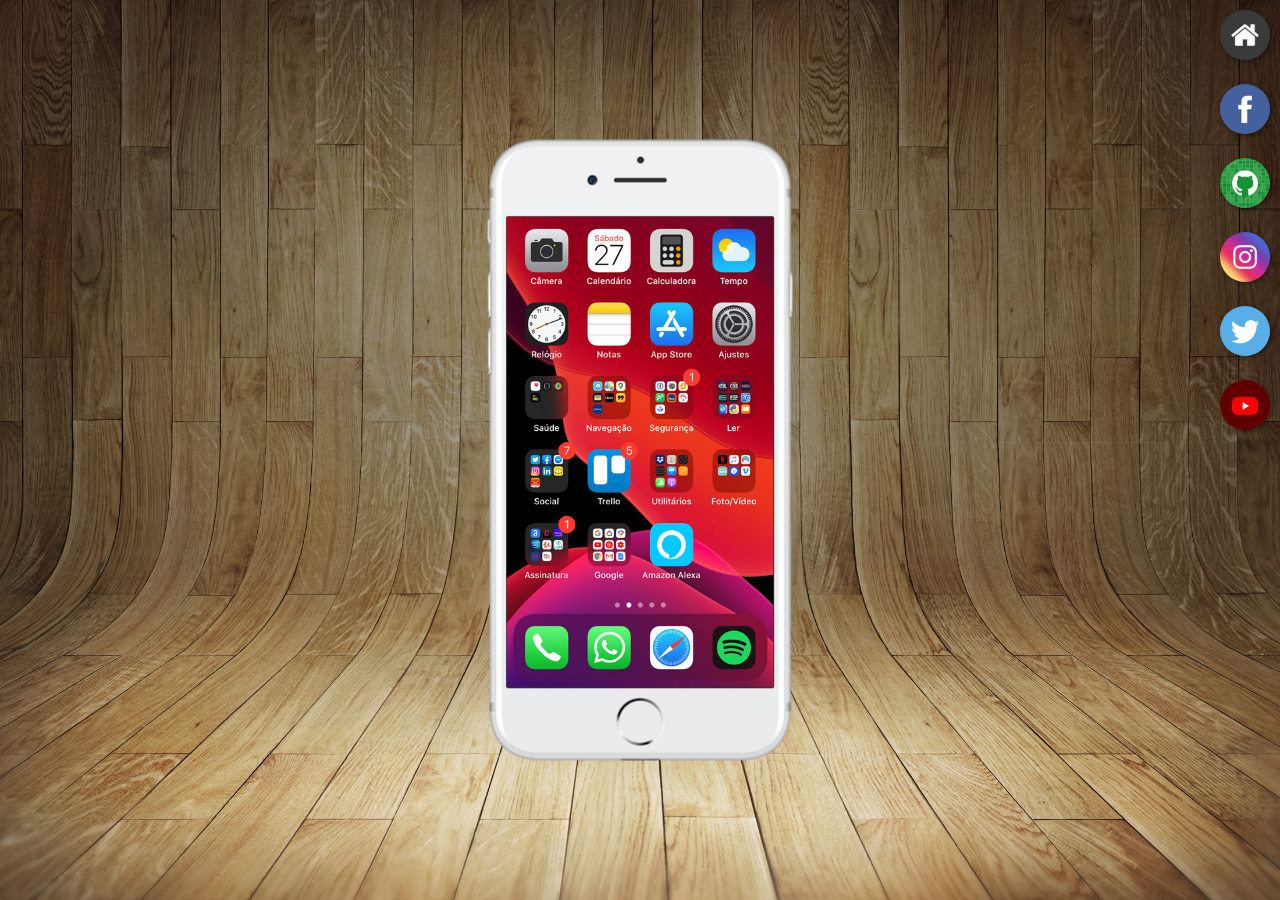
<file: index.html>
<!DOCTYPE html>
<html lang="pt-br">

<head>
    <meta charset="UTF-8">
    <meta name="viewport" content="width=device-width, initial-scale=1.0">
    <title>Projeto Social</title>
    <link rel="stylesheet" href="style.css">
</head>

<body>
    <main>
        <section id="telefone">
            <iframe src="home.html" frameborder="0" name="tela" id="tela">
                Seu navegador não é compativel com esse iframe.
            </iframe>
        </section>

        <section id="redes-socias">
            <a href="home.html" target="tela"><img src="imagens/logo-home.jpg" alt=""></a> <br>
            <a href="facebook.html" target="tela"><img src="imagens/logo-facebook.jpg" alt=""></a> <br>
            <a href="github.html" target="tela"><img src="imagens/logo-github.jpg" alt=""></a> <br>
            <a href="intagram.html" target="tela"><img src="imagens/logo-instagram.jpg" alt=""></a> <br>
            <a href="twitter.html" target="tela"><img src="imagens/logo-twitter.jpg" alt=""></a> <br>
            <a href="youtube.html" target="tela"><img src="imagens/logo-youtube.jpg" alt=""></a> <br>
        </section>
    </main>
</body>

</html>
</file>
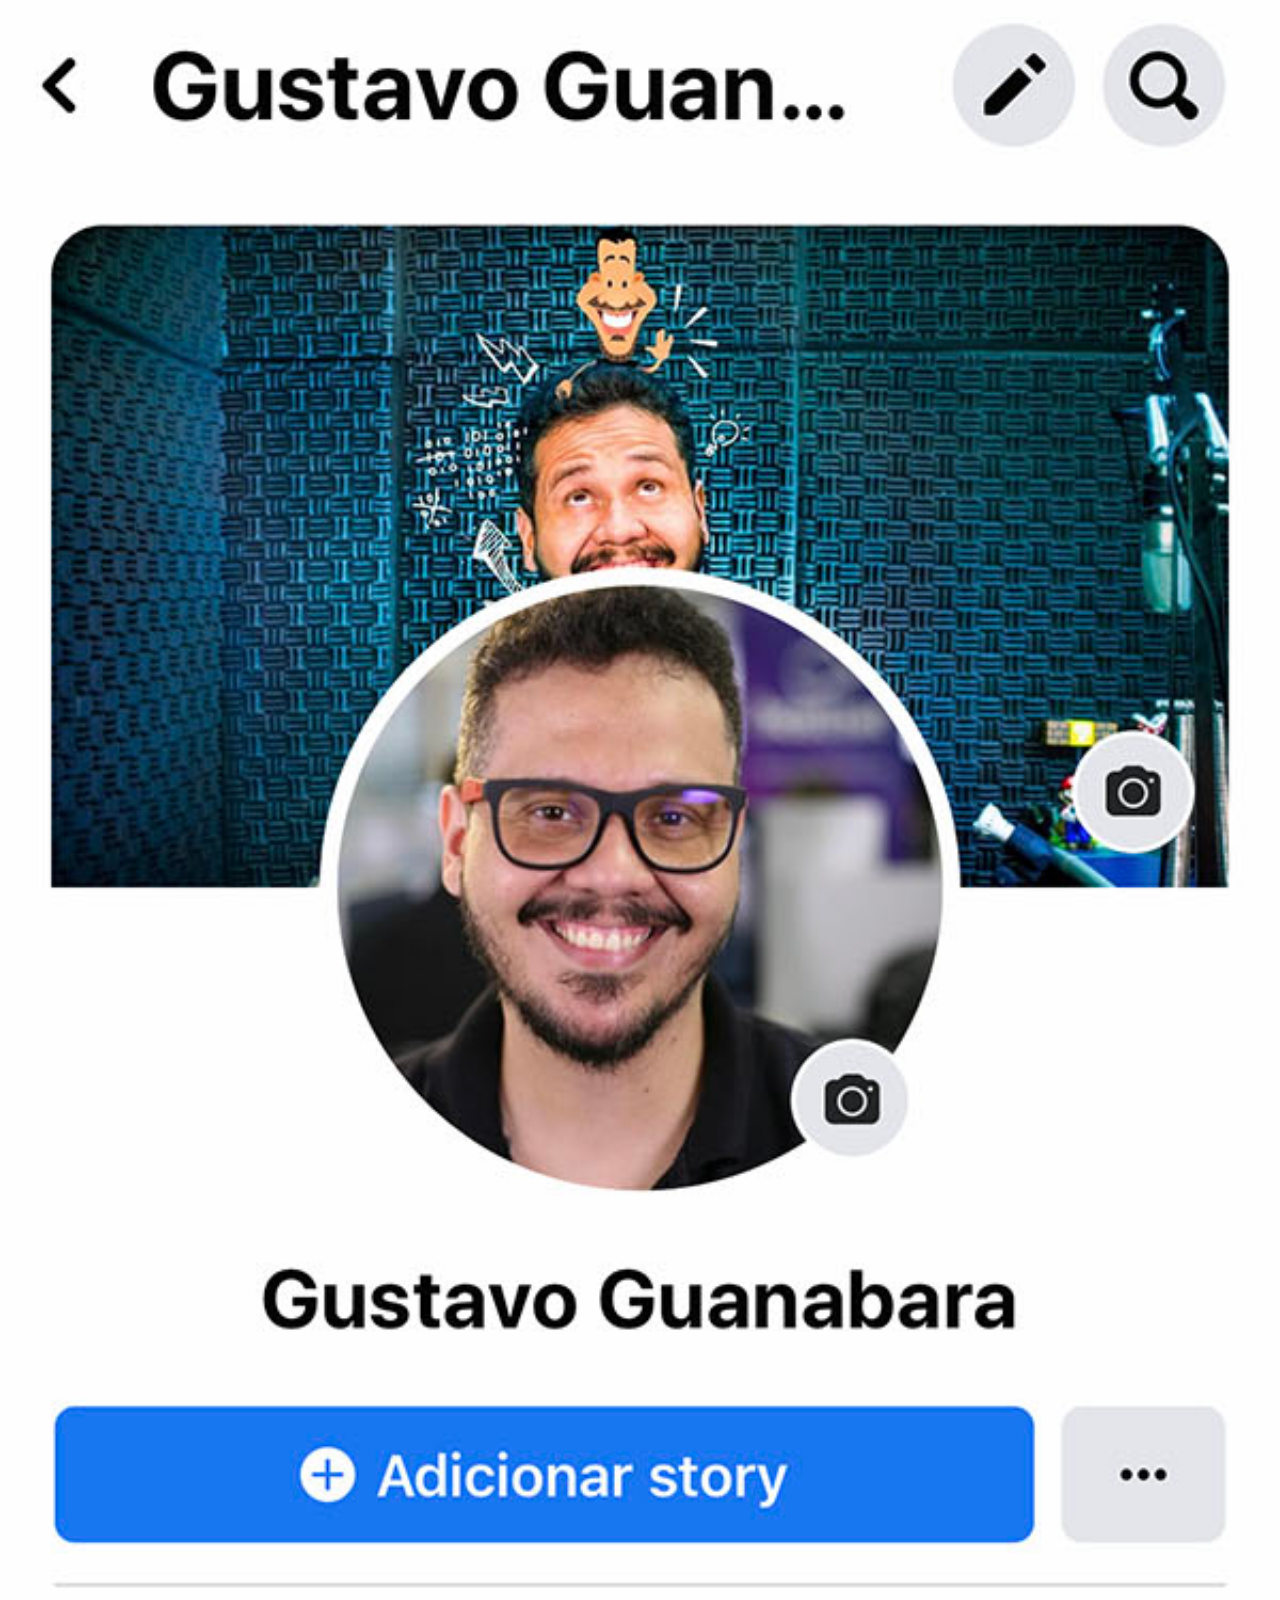
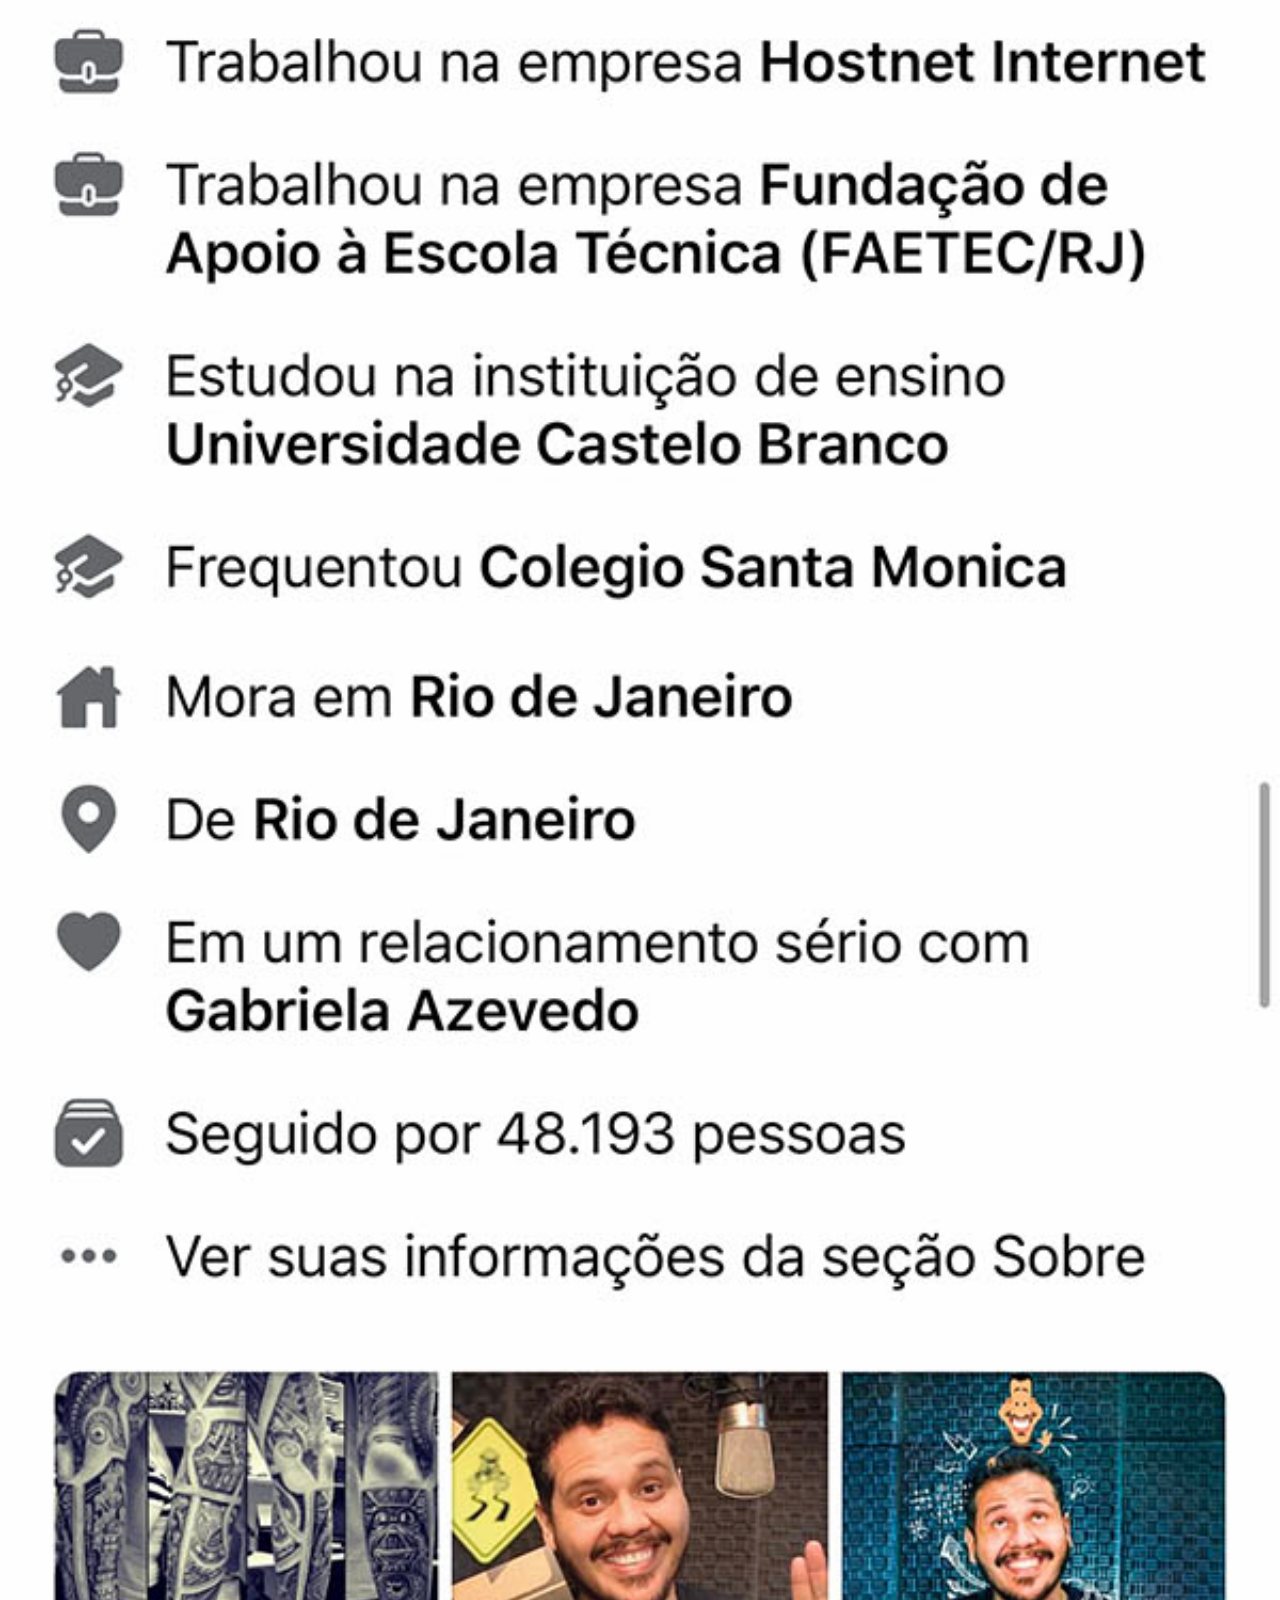
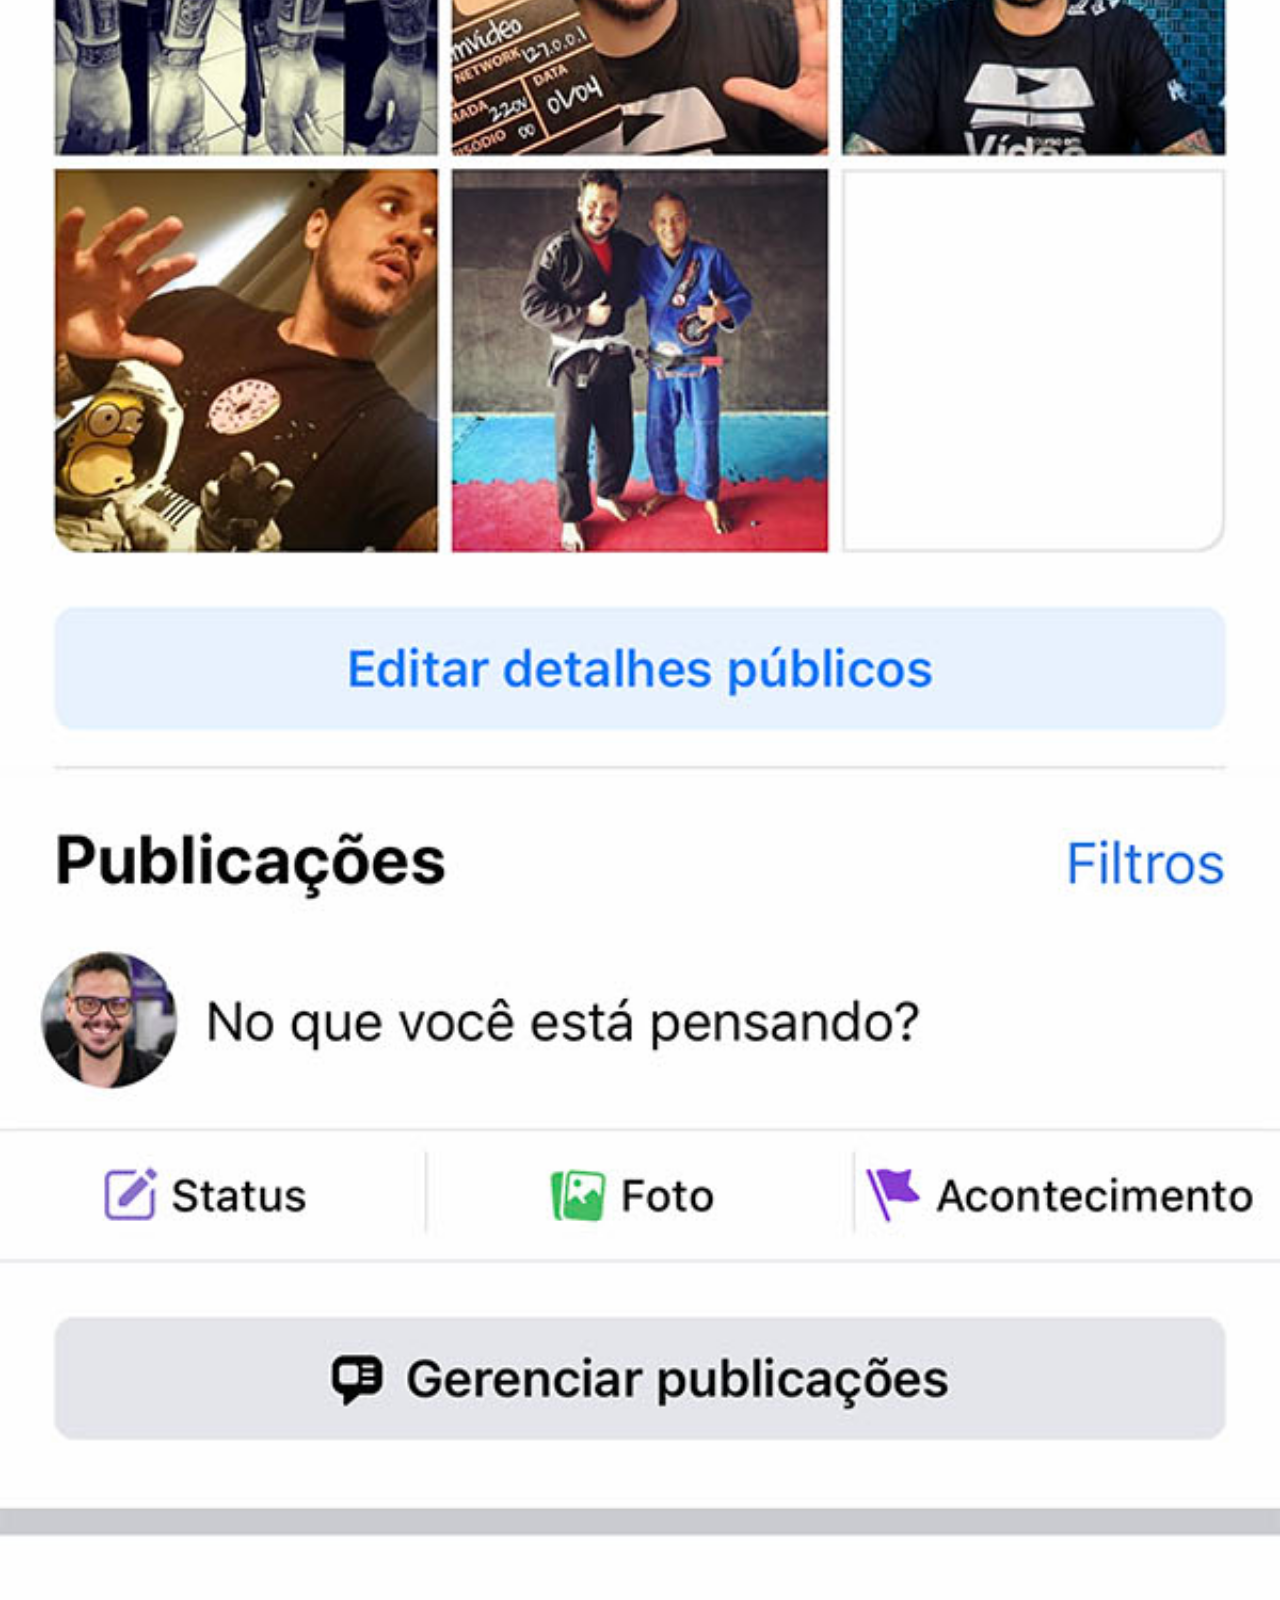
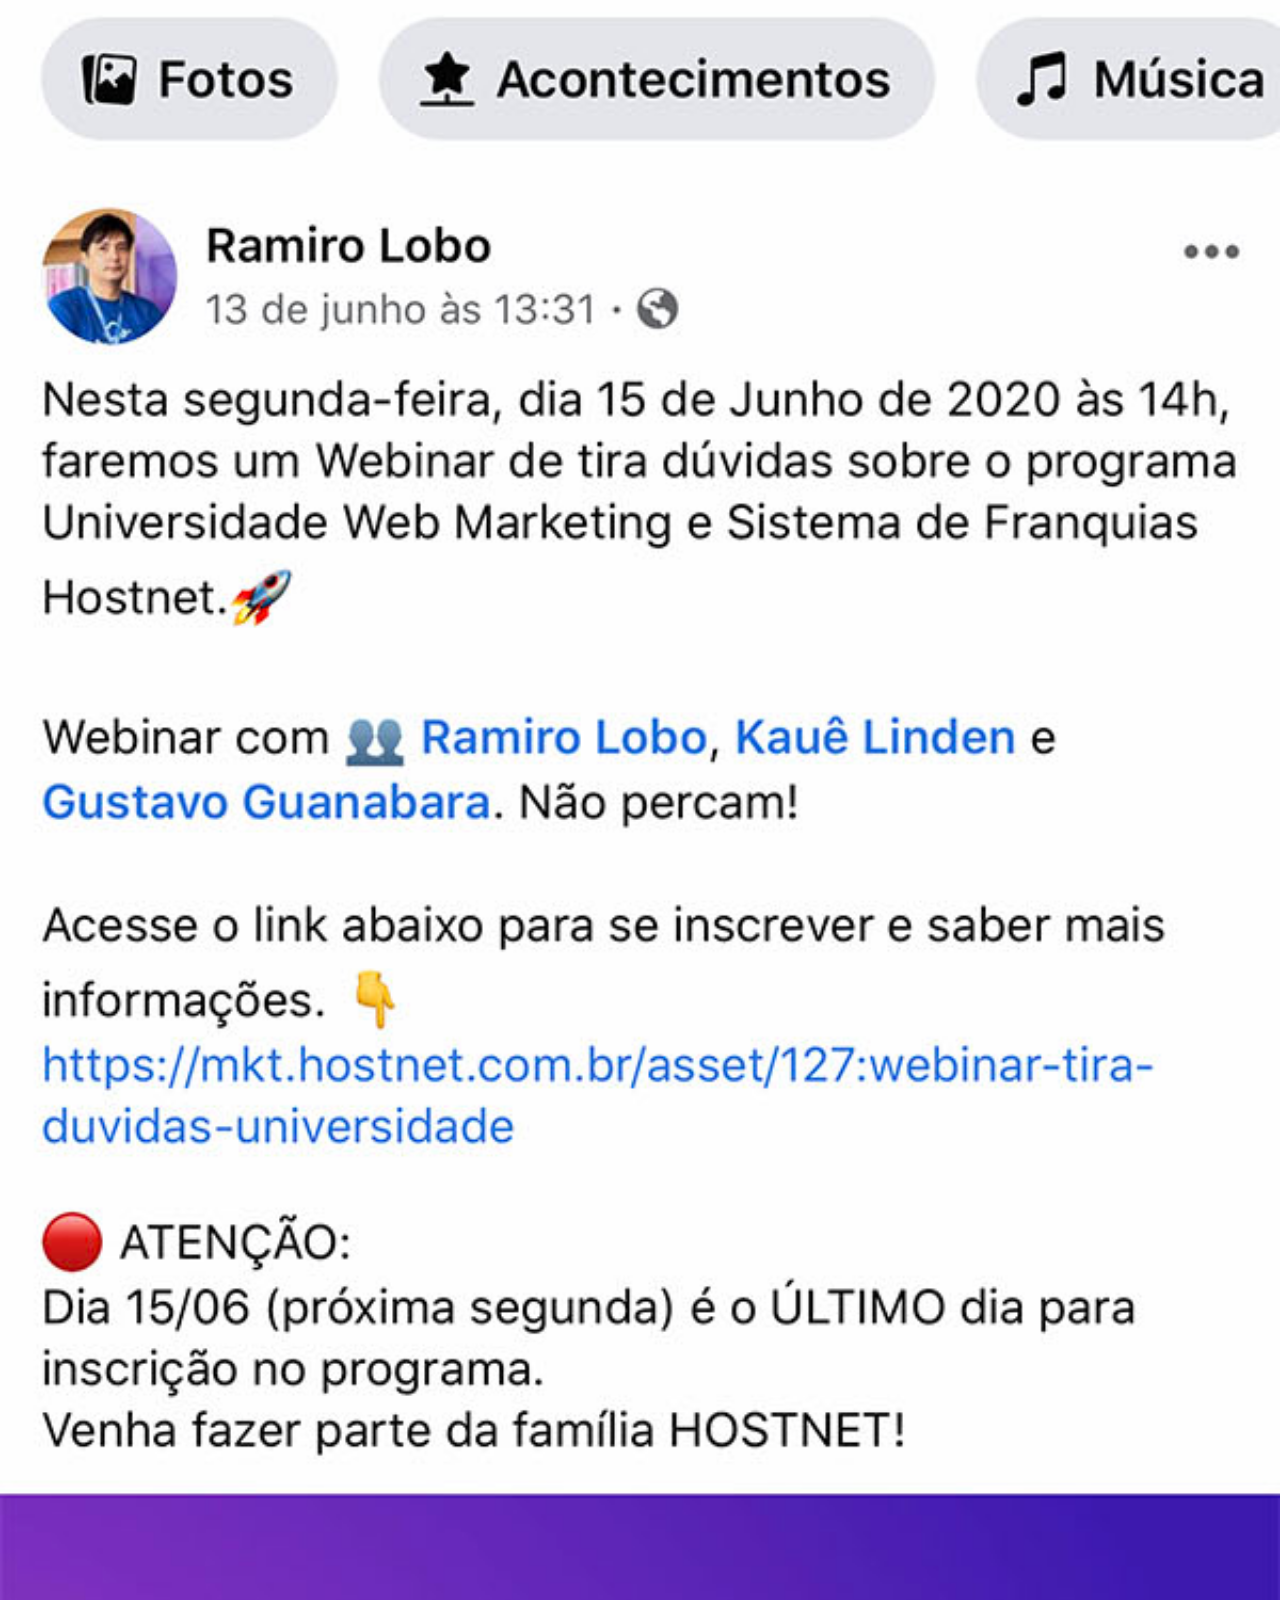
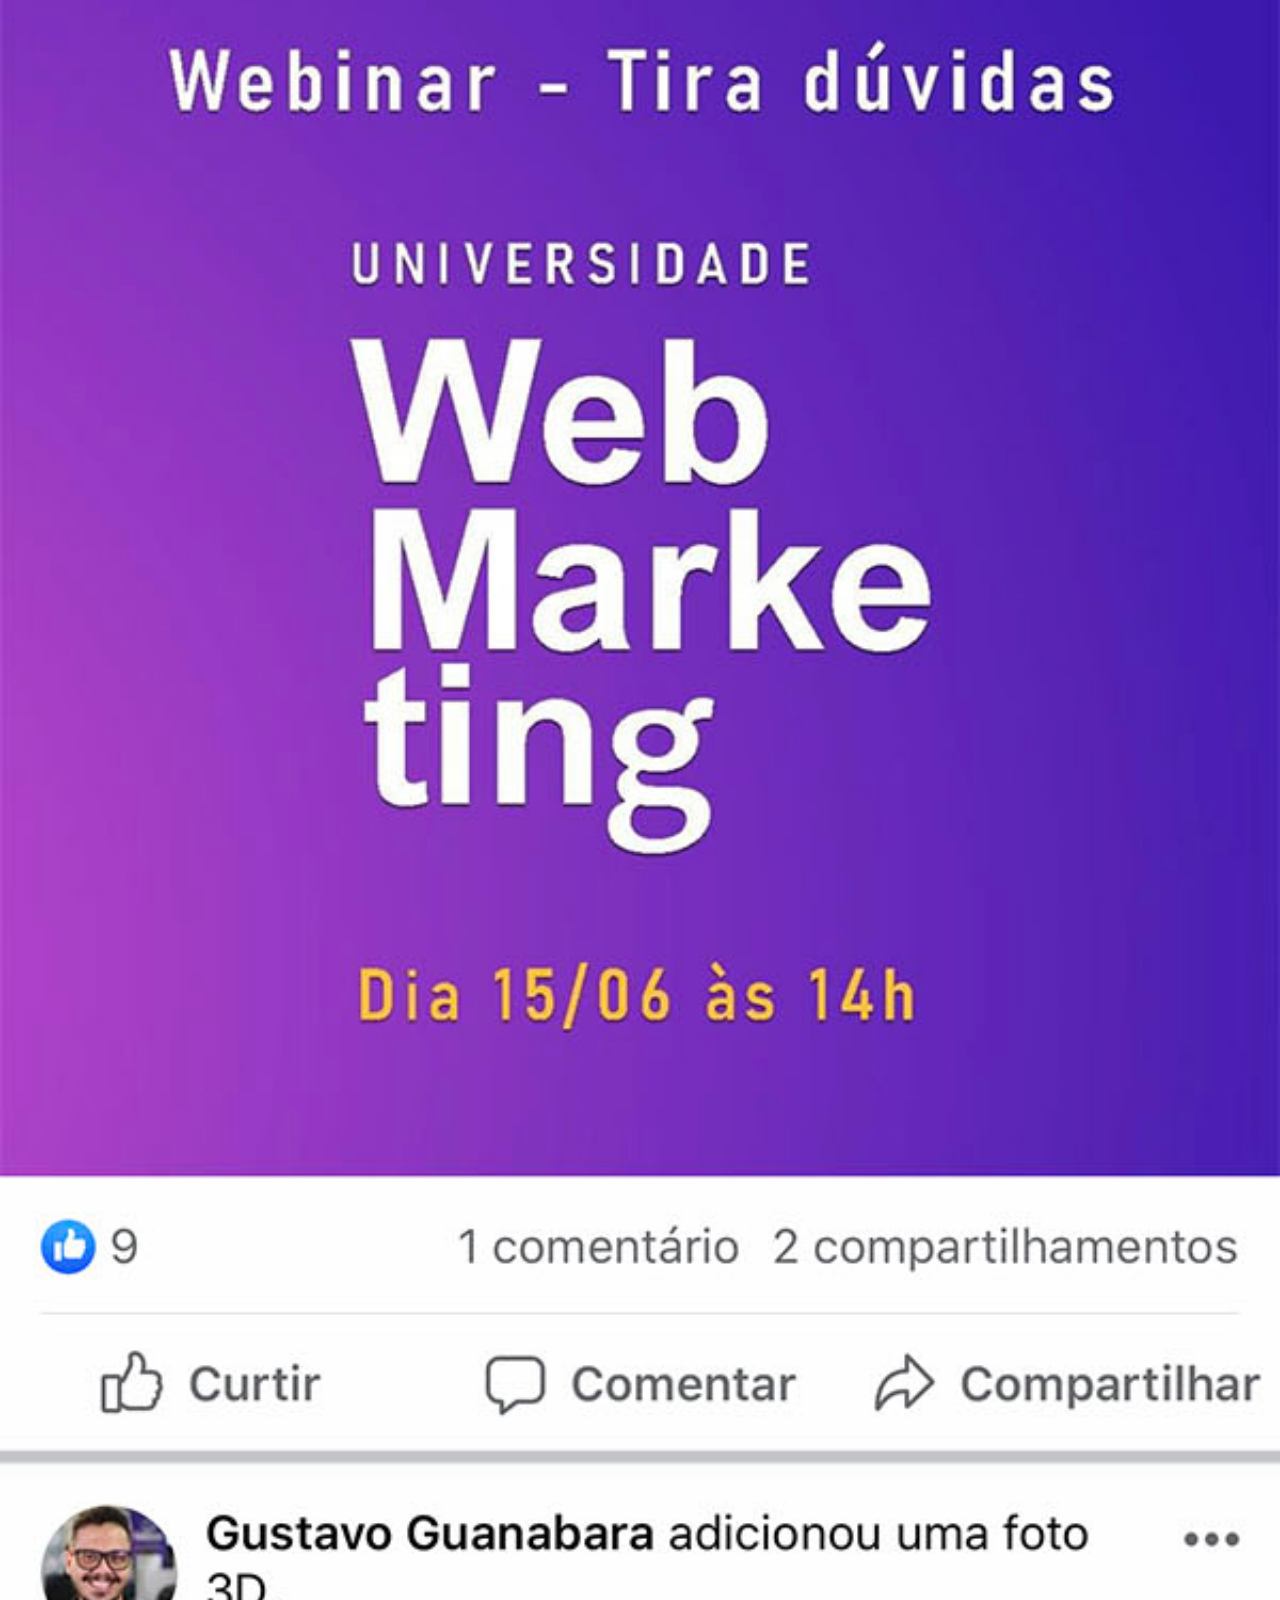
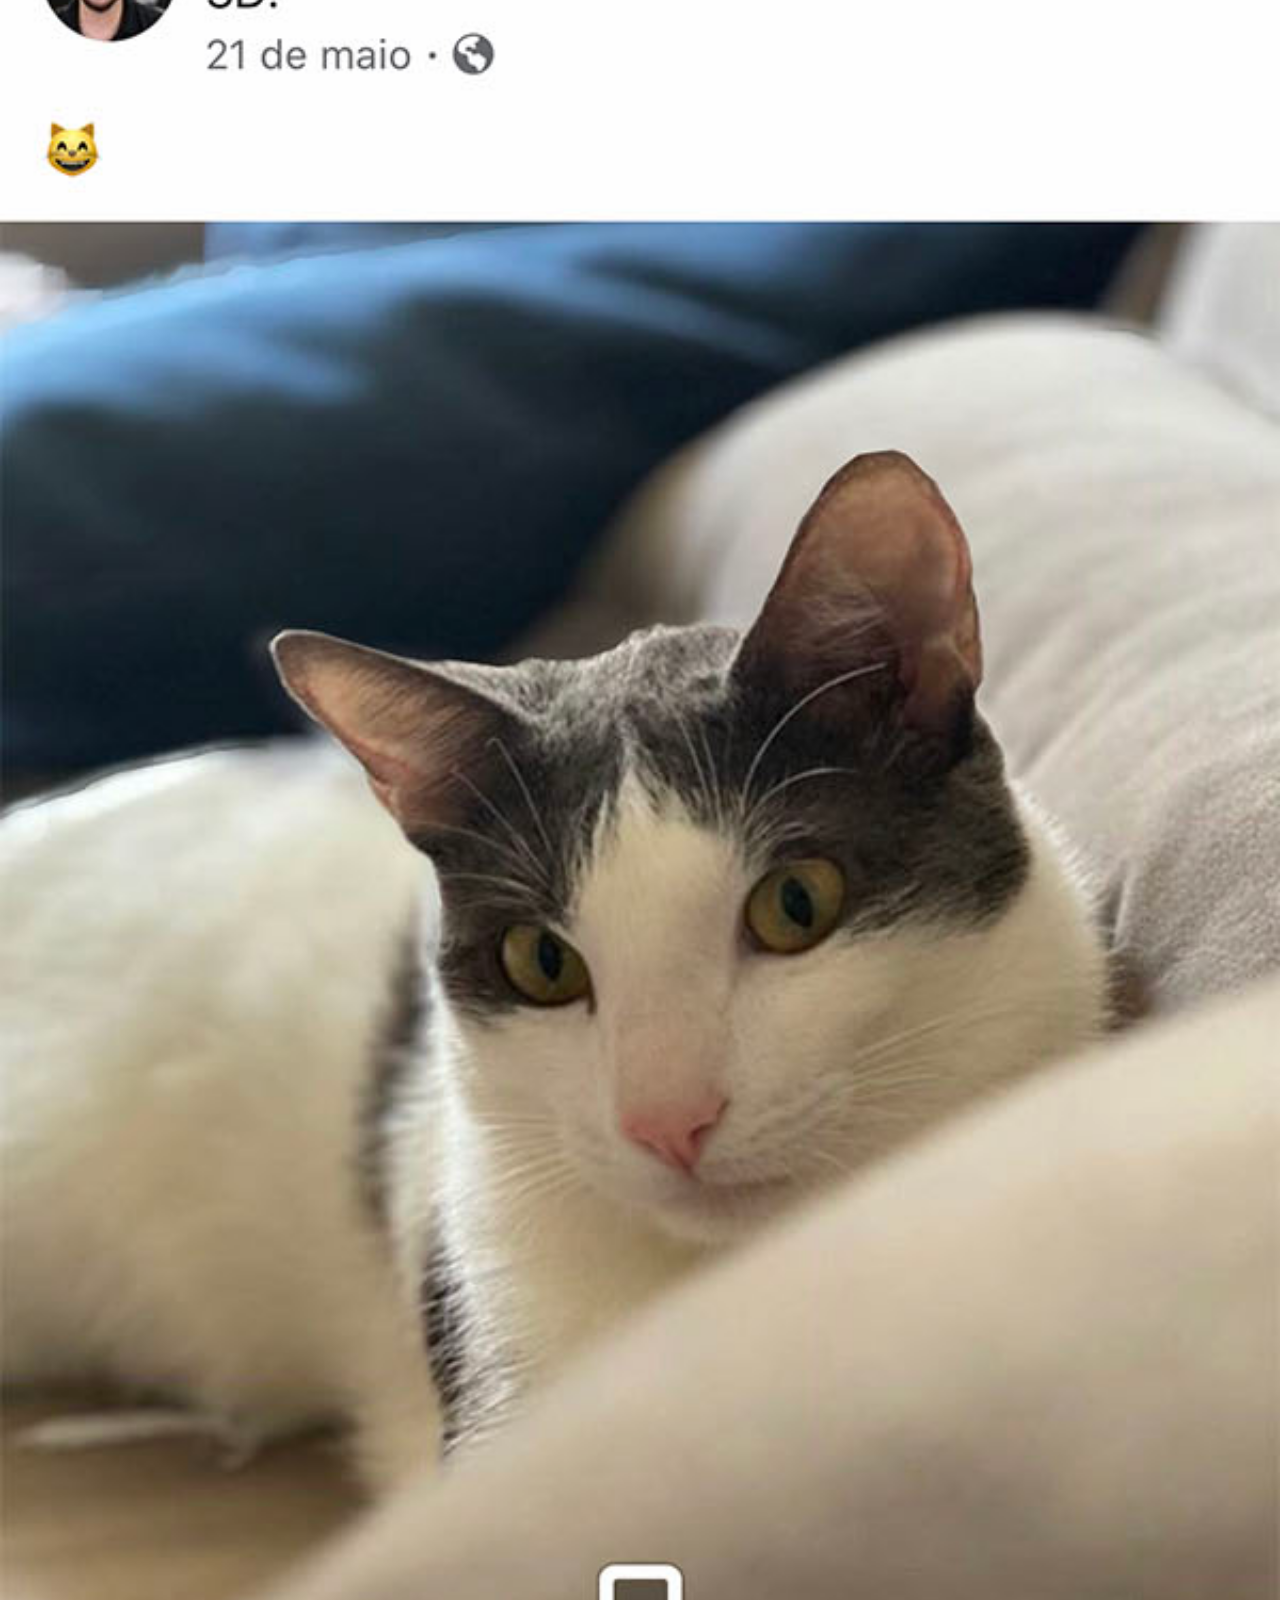
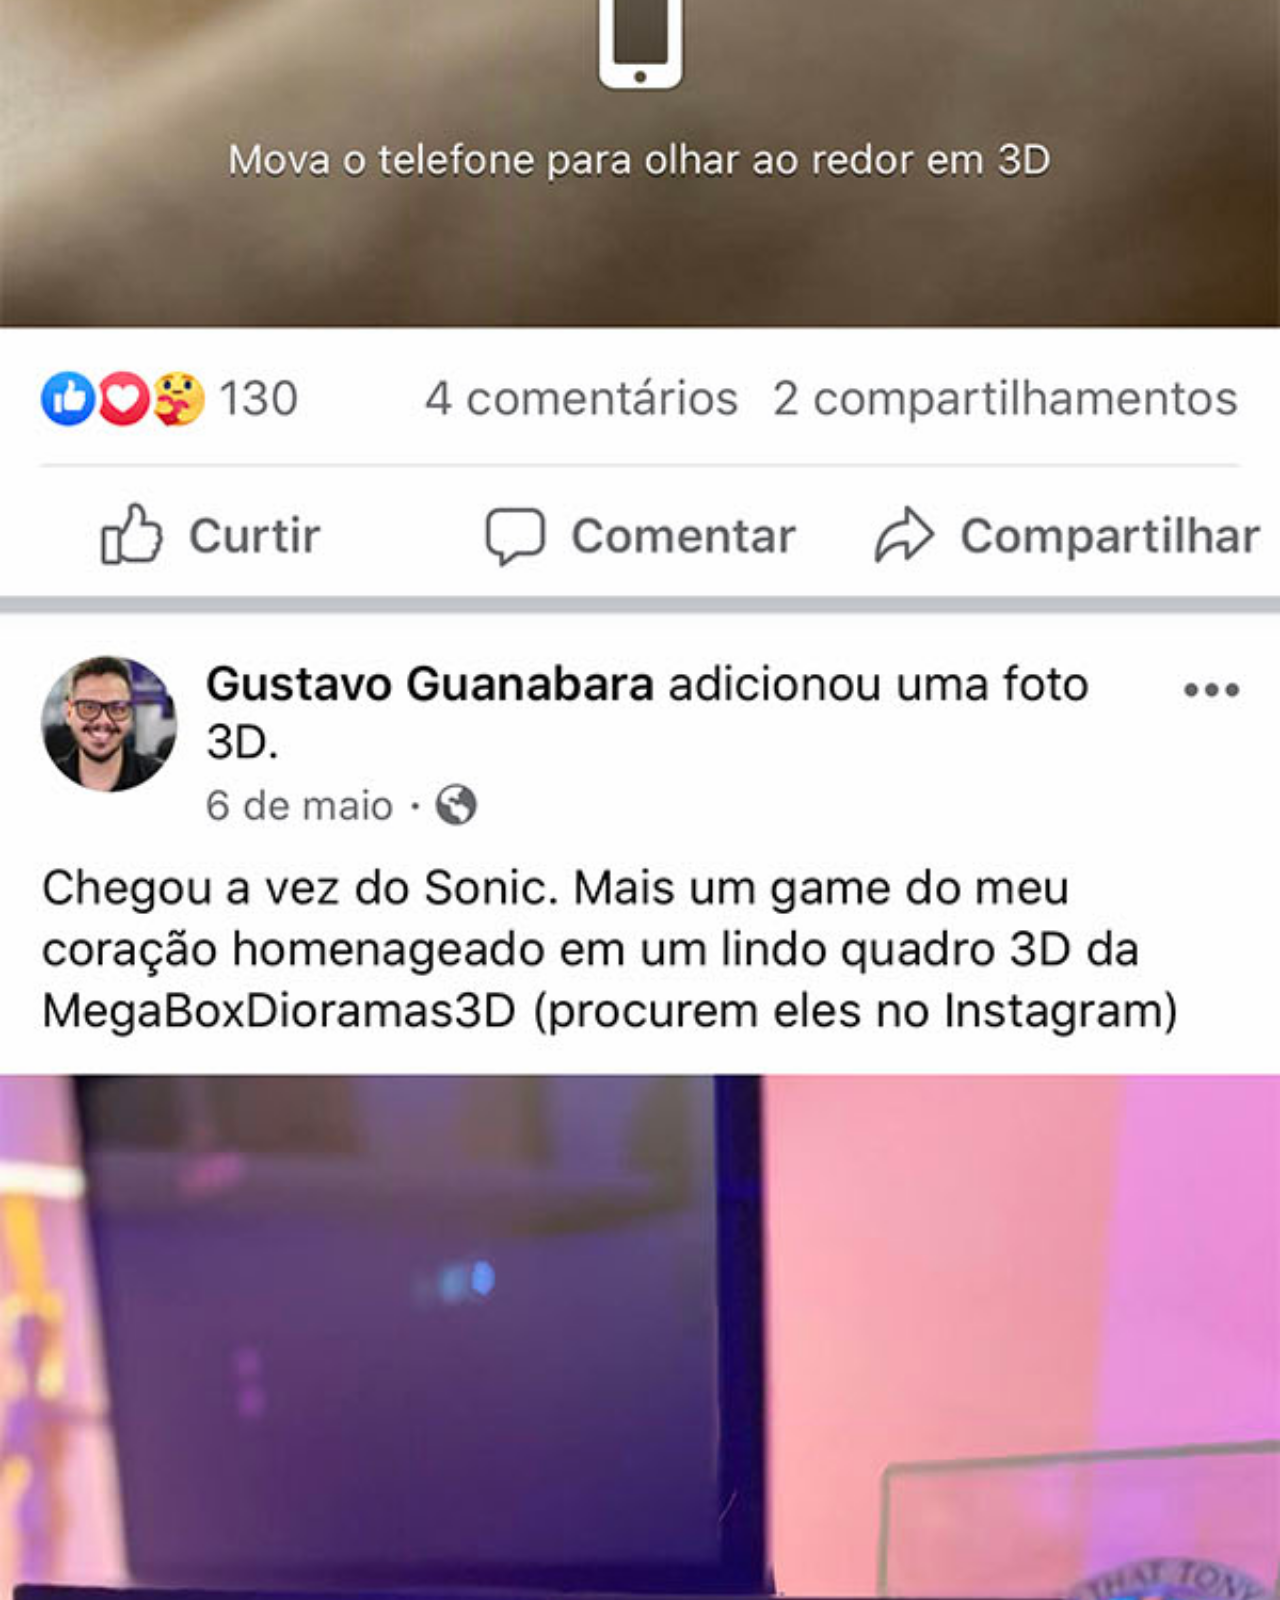
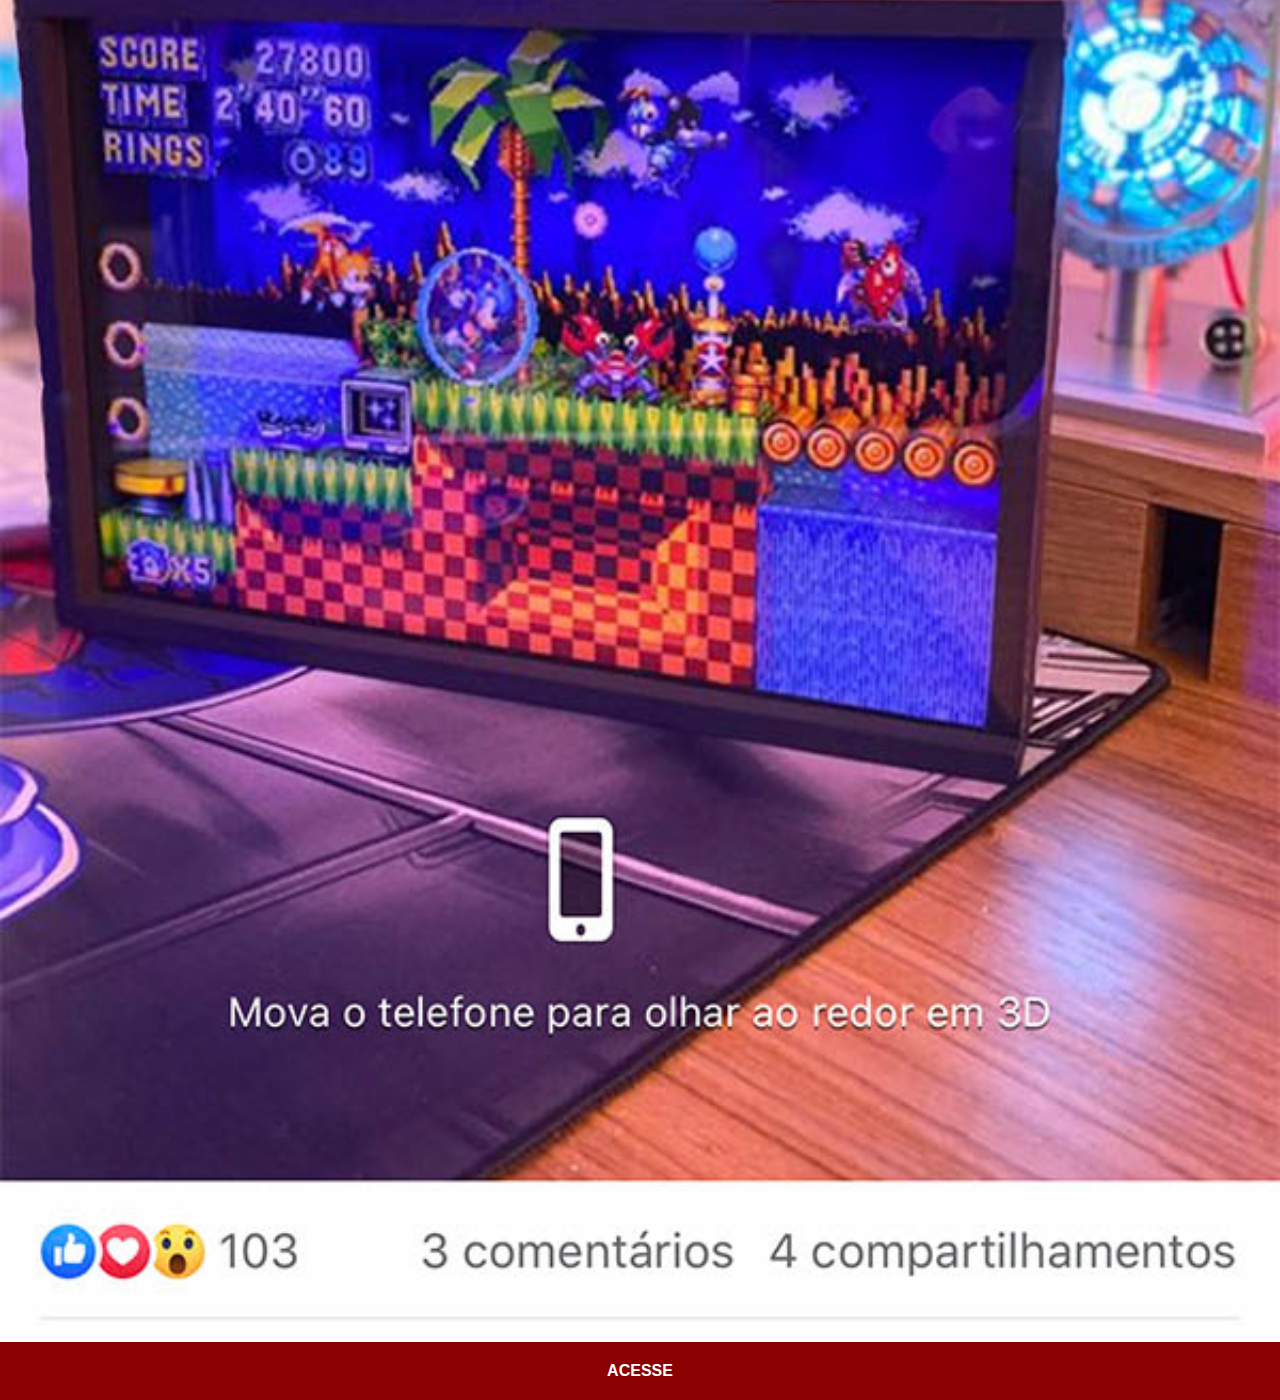
<file: facebook.html>
<!DOCTYPE html>
<html lang="en">
<head>
    <meta charset="UTF-8">
    <meta name="viewport" content="width=device-width, initial-scale=1.0">
    <title>Facebook</title>
    <link rel="stylesheet" href="estilos/social.css">
</head>
<body>
    <img src="imagens/tela-facebook.jpg" alt="">
    <a href="https://www.facebook.com/gustavoguanabara/?locale=pt_BR">ACESSE</a>
</body>
</html>
</file>
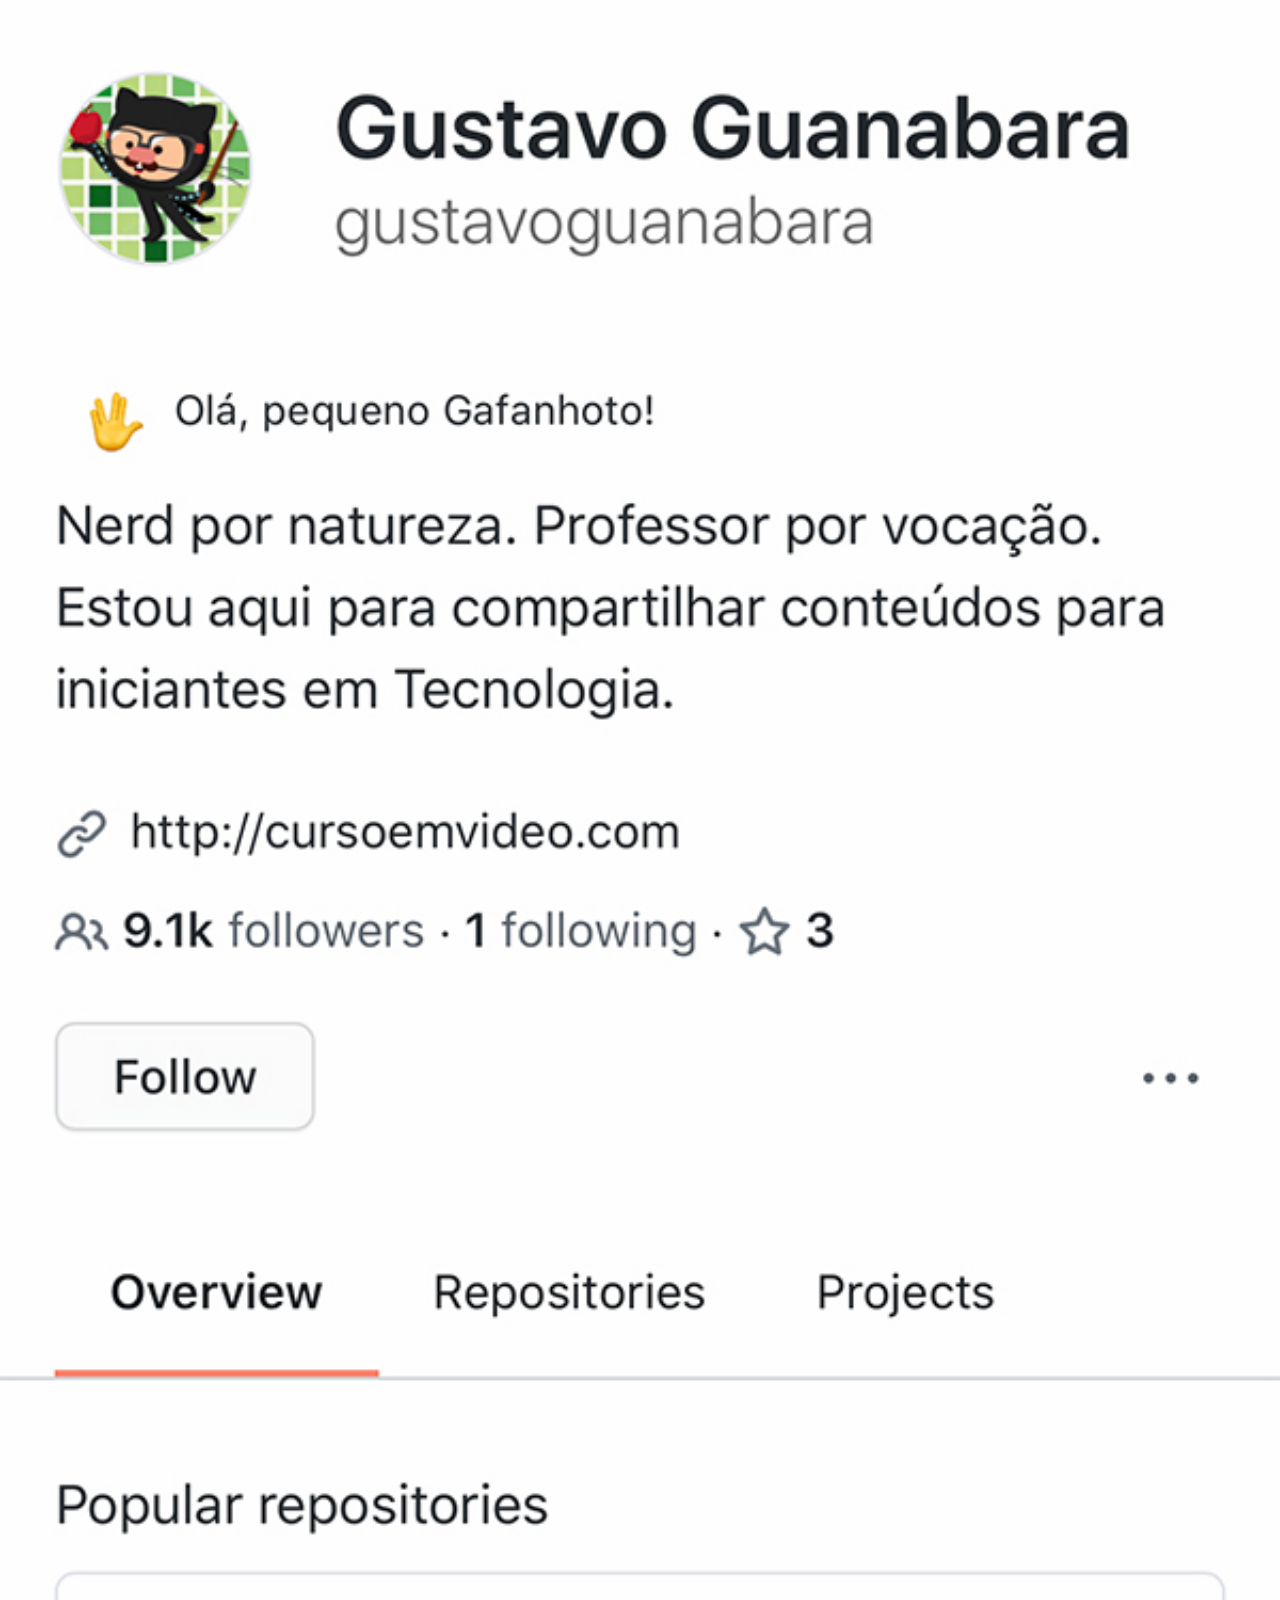
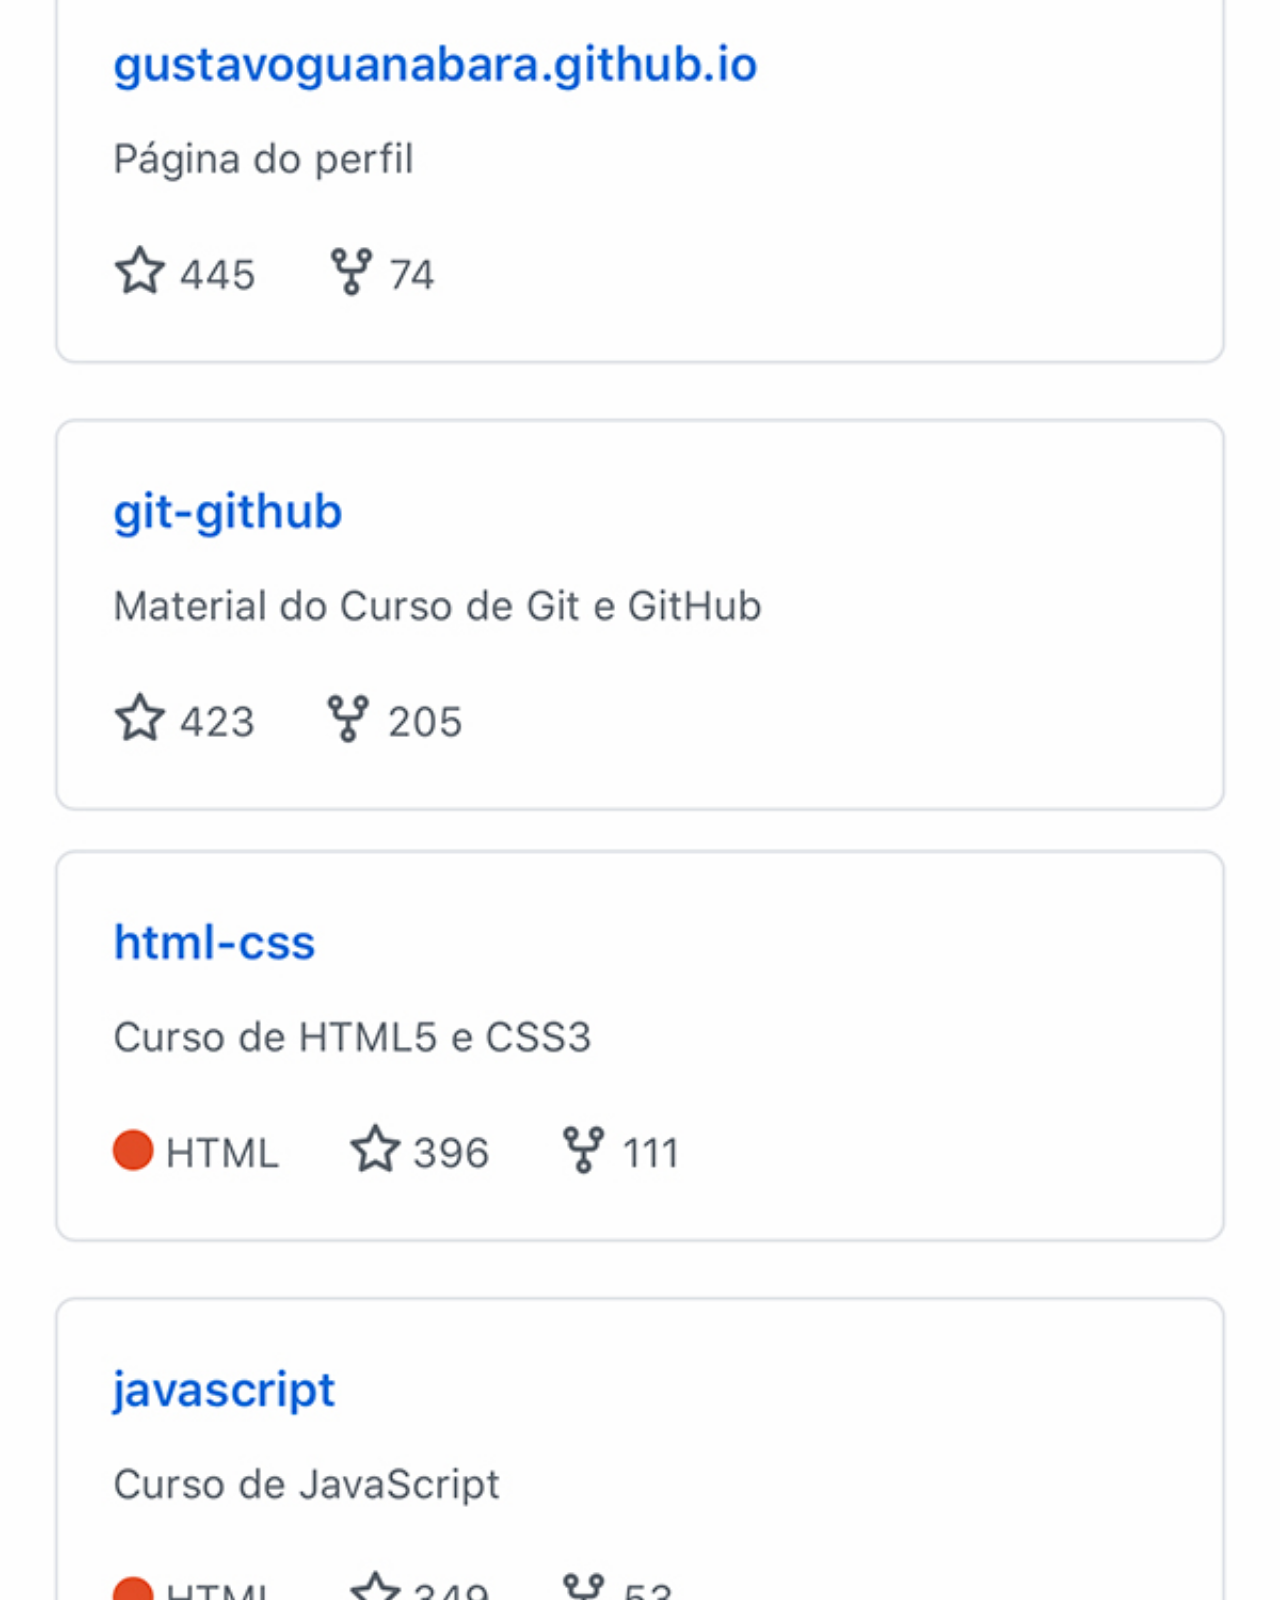
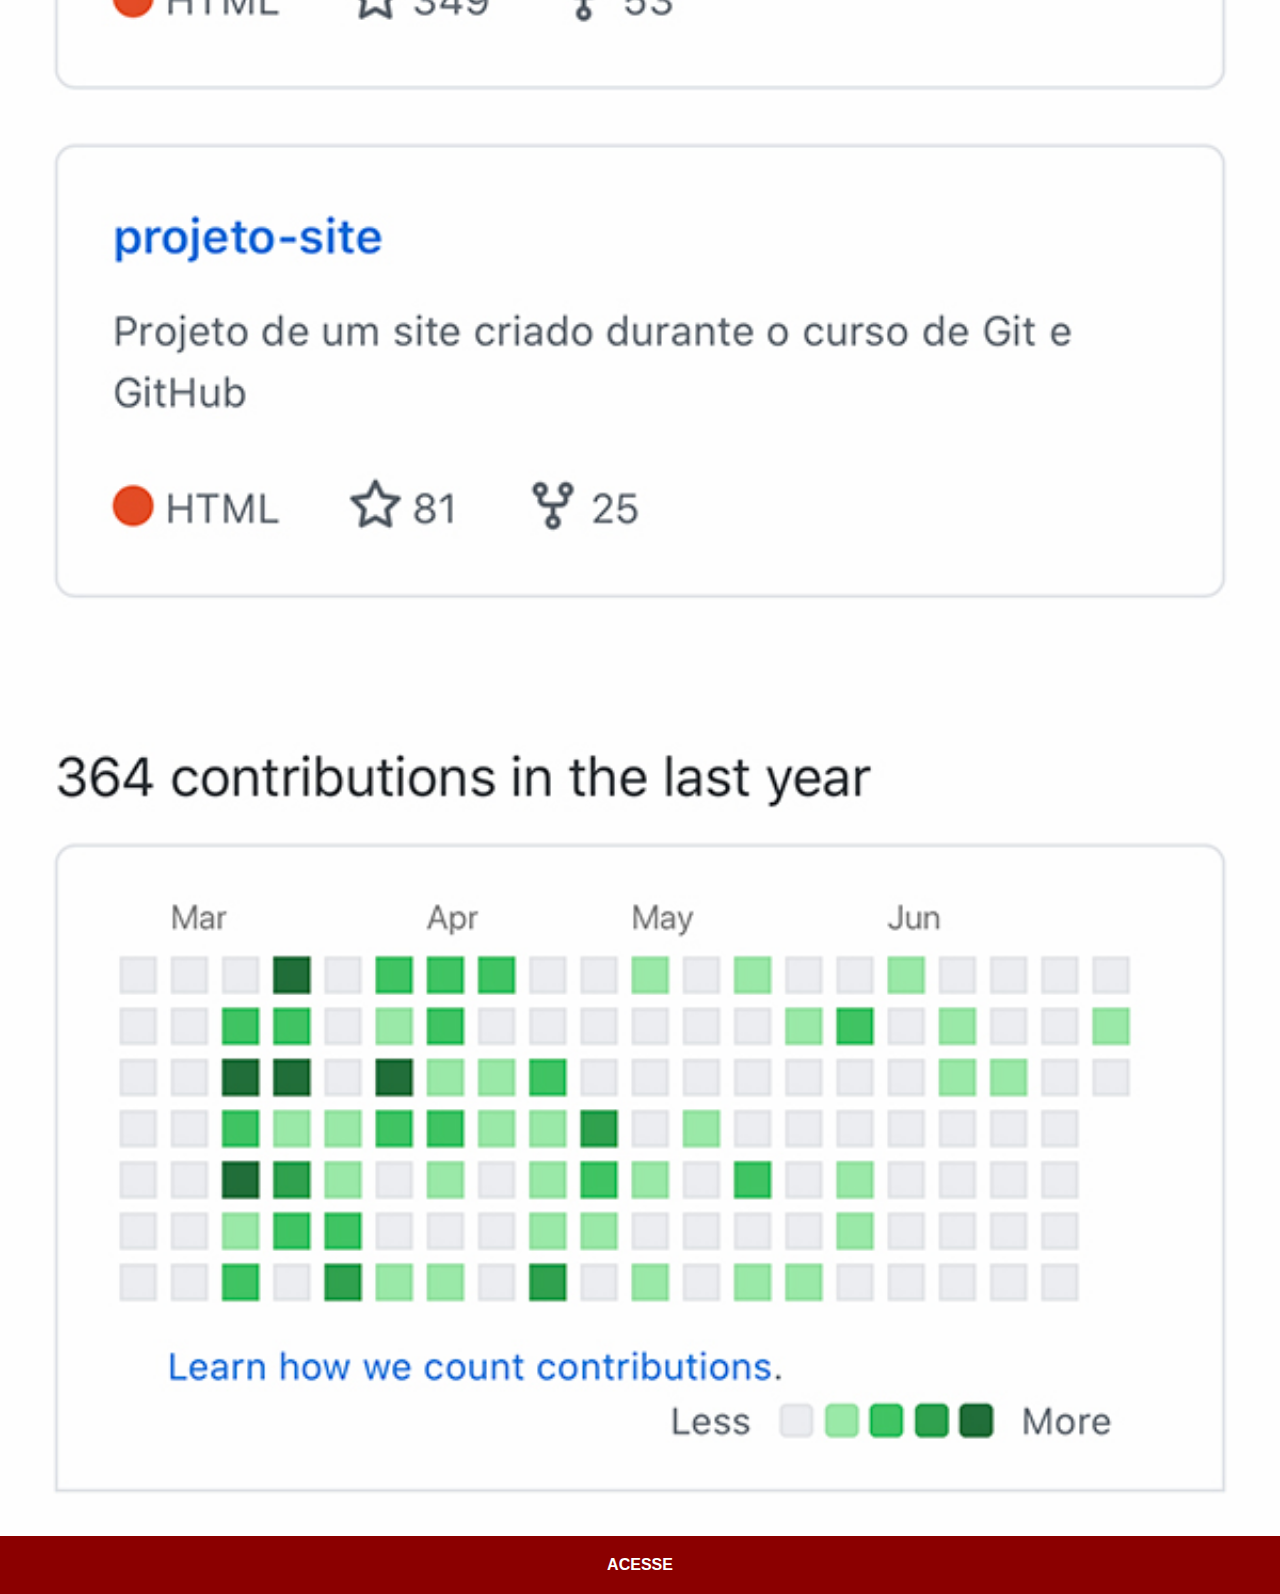
<file: github.html>
<!DOCTYPE html>
<html lang="pt-br">
<head>
    <meta charset="UTF-8">
    <meta name="viewport" content="width=device-width, initial-scale=1.0">
    <title>GitHbub</title>
    <link rel="stylesheet" href="estilos/social.css">
</head>
</head>
<body>
    <img src="imagens/tela-github.jpg" alt="">
    <a href="https://github.com/gustavoguanabara">ACESSE</a>
</body>
</html>
</file>
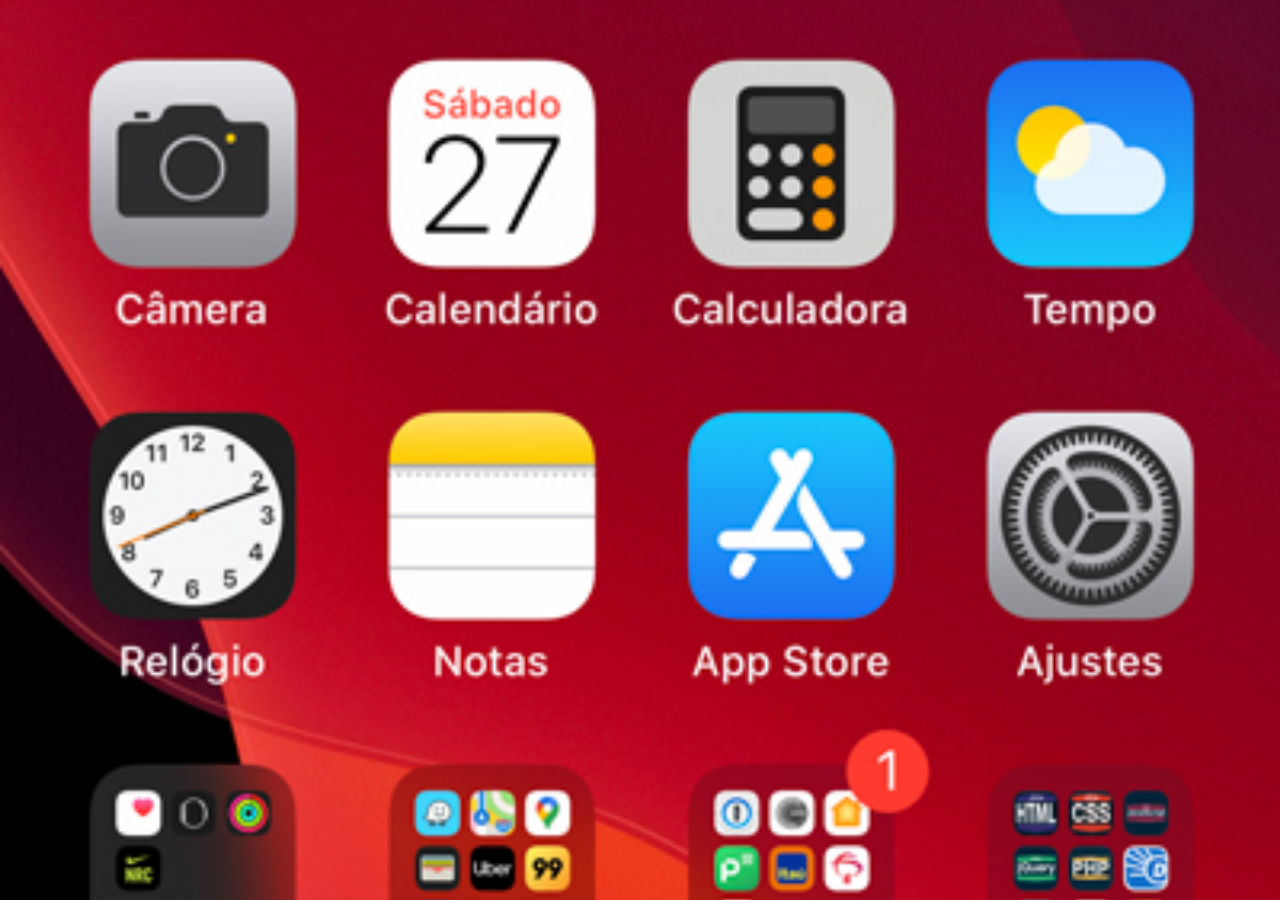
<file: home.html>
<!DOCTYPE html>
<html lang="pt-br">
<head>
    <meta charset="UTF-8">
    <meta name="viewport" content="width=device-width, initial-scale=1.0">
    <title>Home</title>
    <style>
        
        
        *{
           margin: 0px;
           padding: 0px;
        }
        

        body{
            height: 100vh;
            width: 100vw;
            background:black url(imagens/tela-home.jpg) no-repeat top center;
            background-size: cover;
            
        }
        
    </style>
</head>
<body>
    
</body>
</html>
</file>
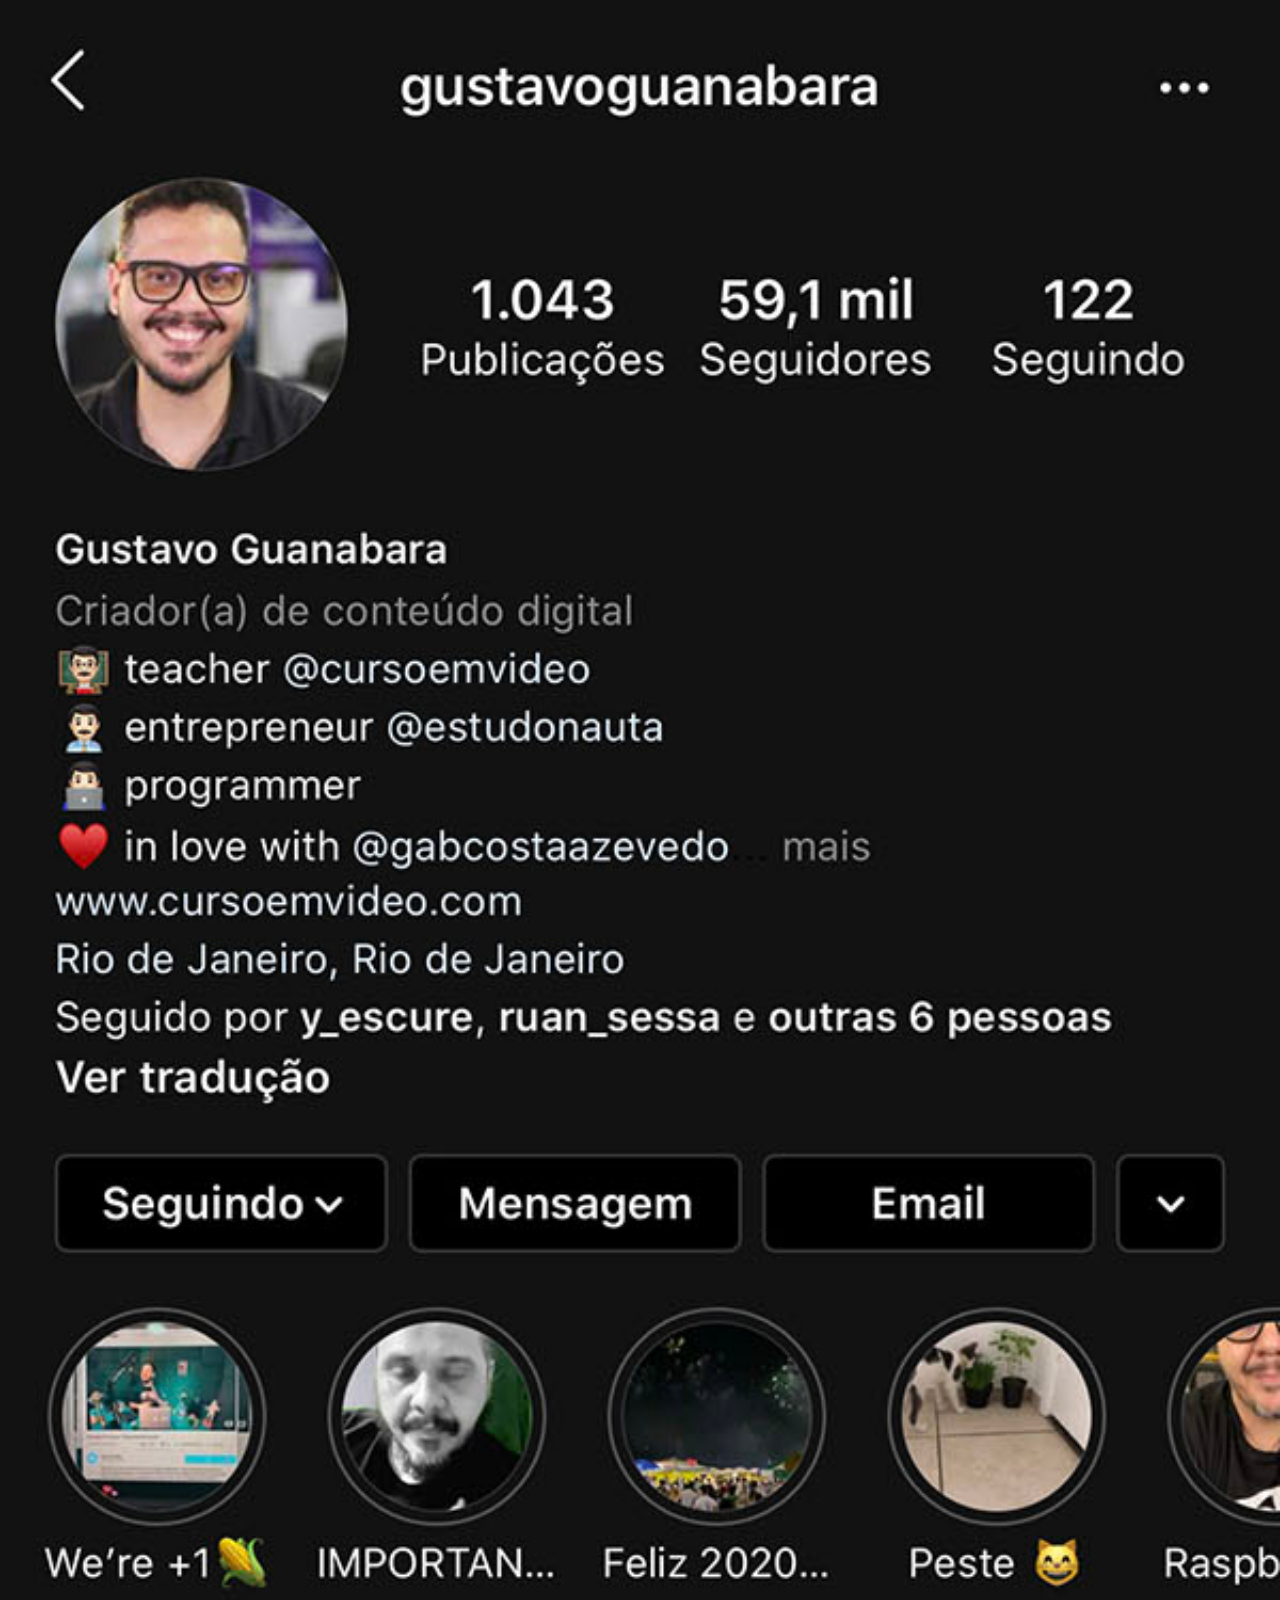
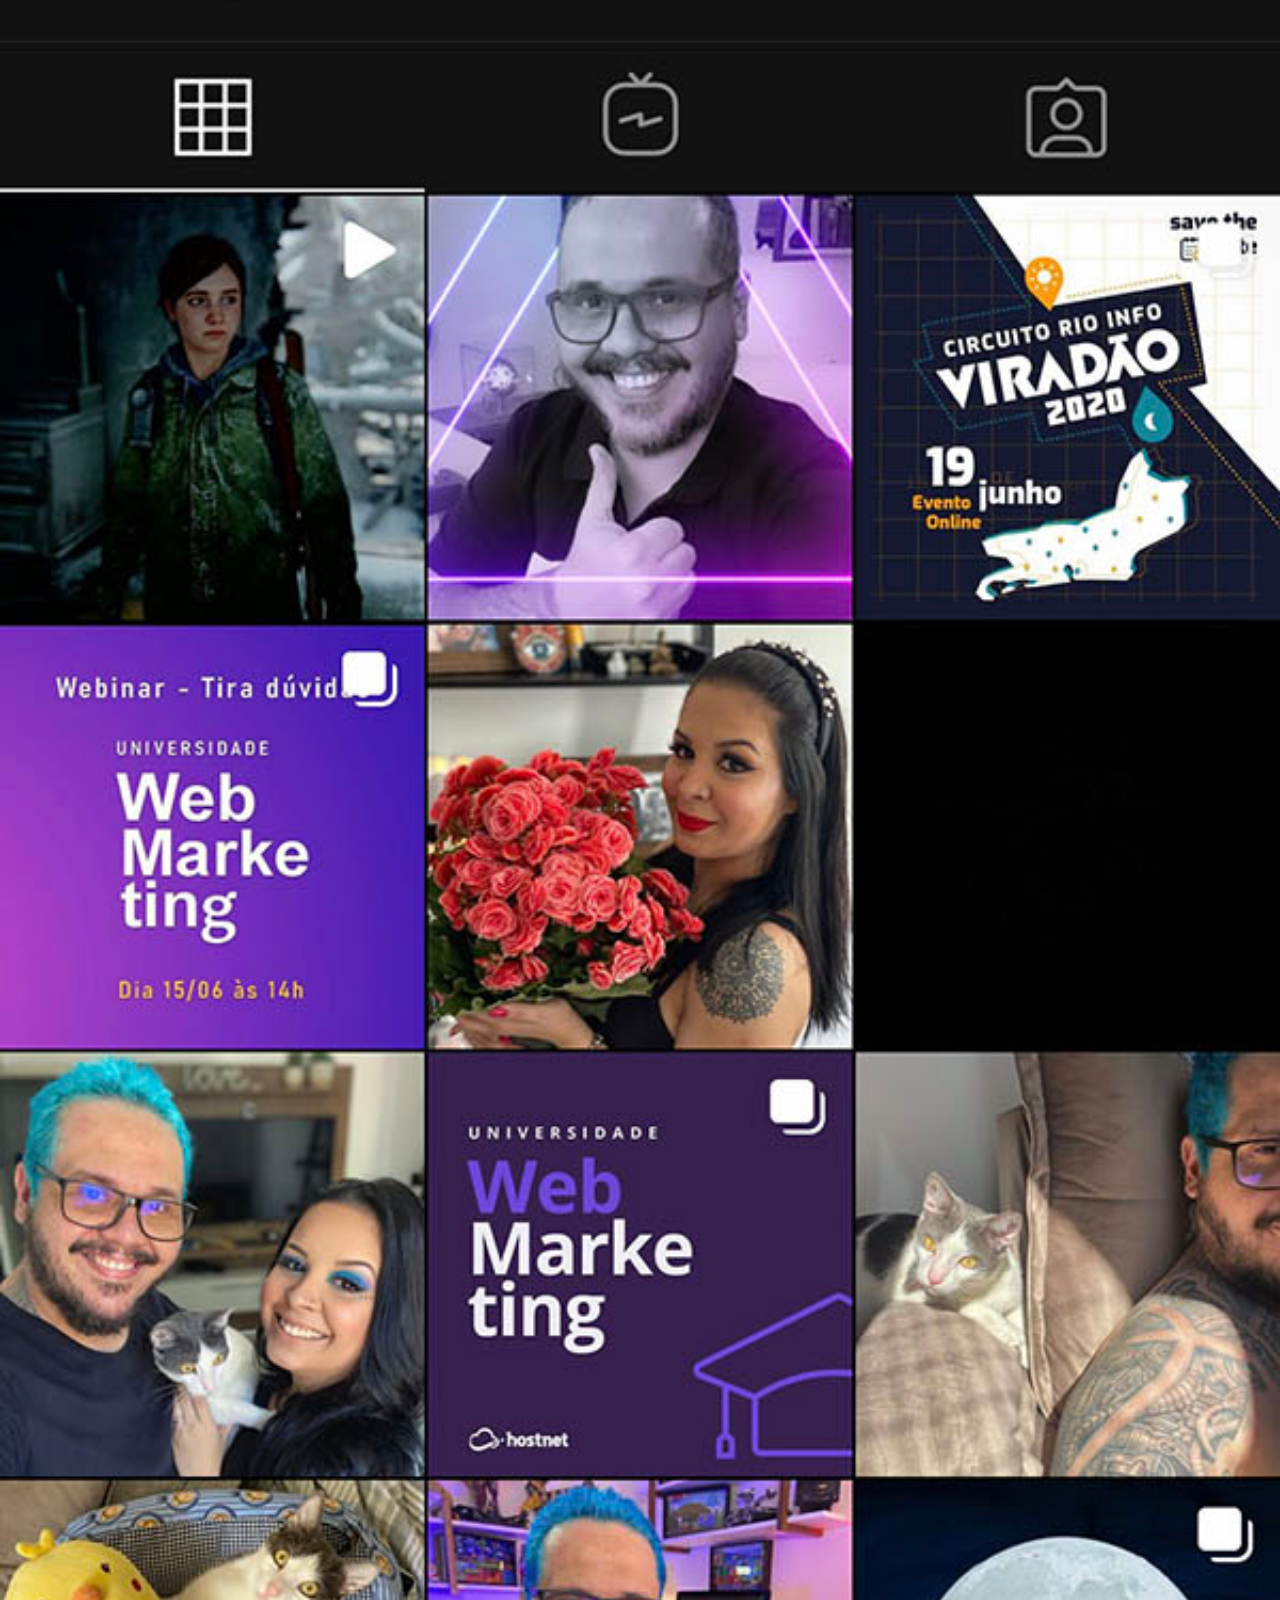
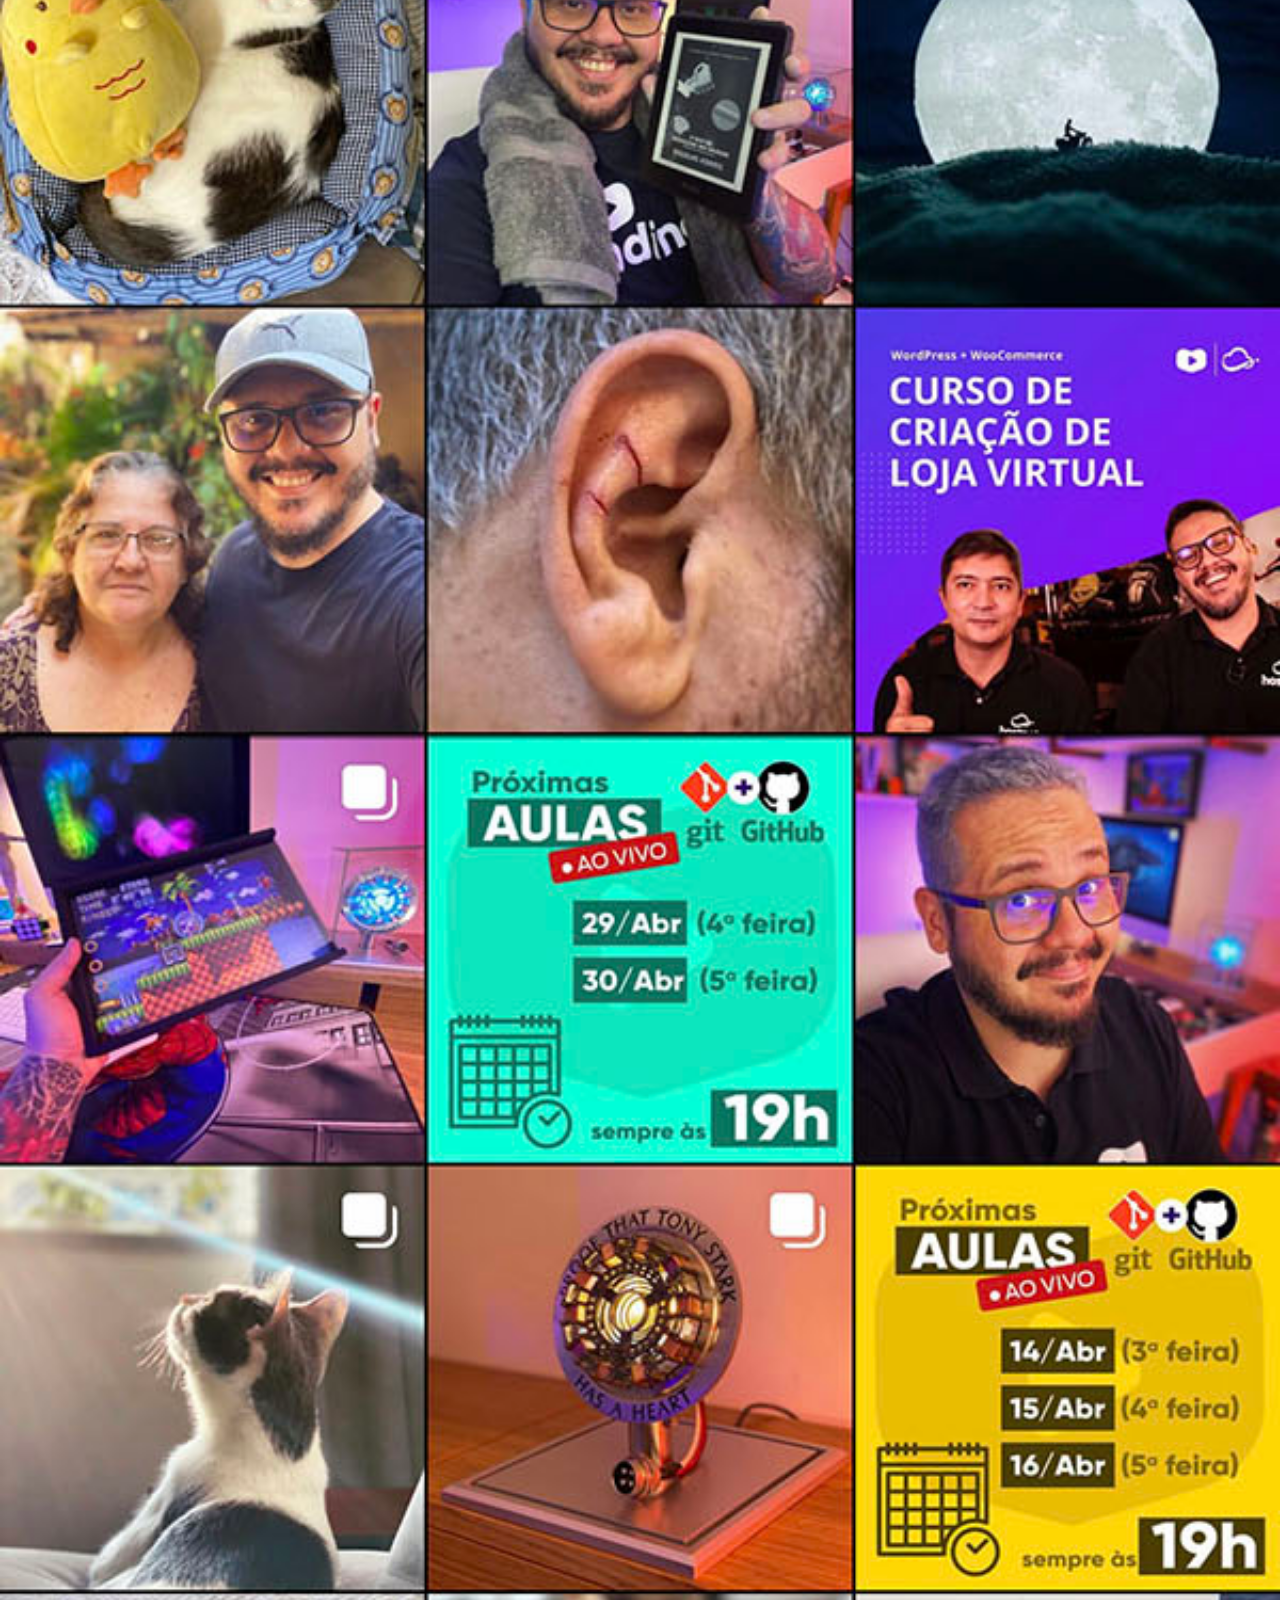
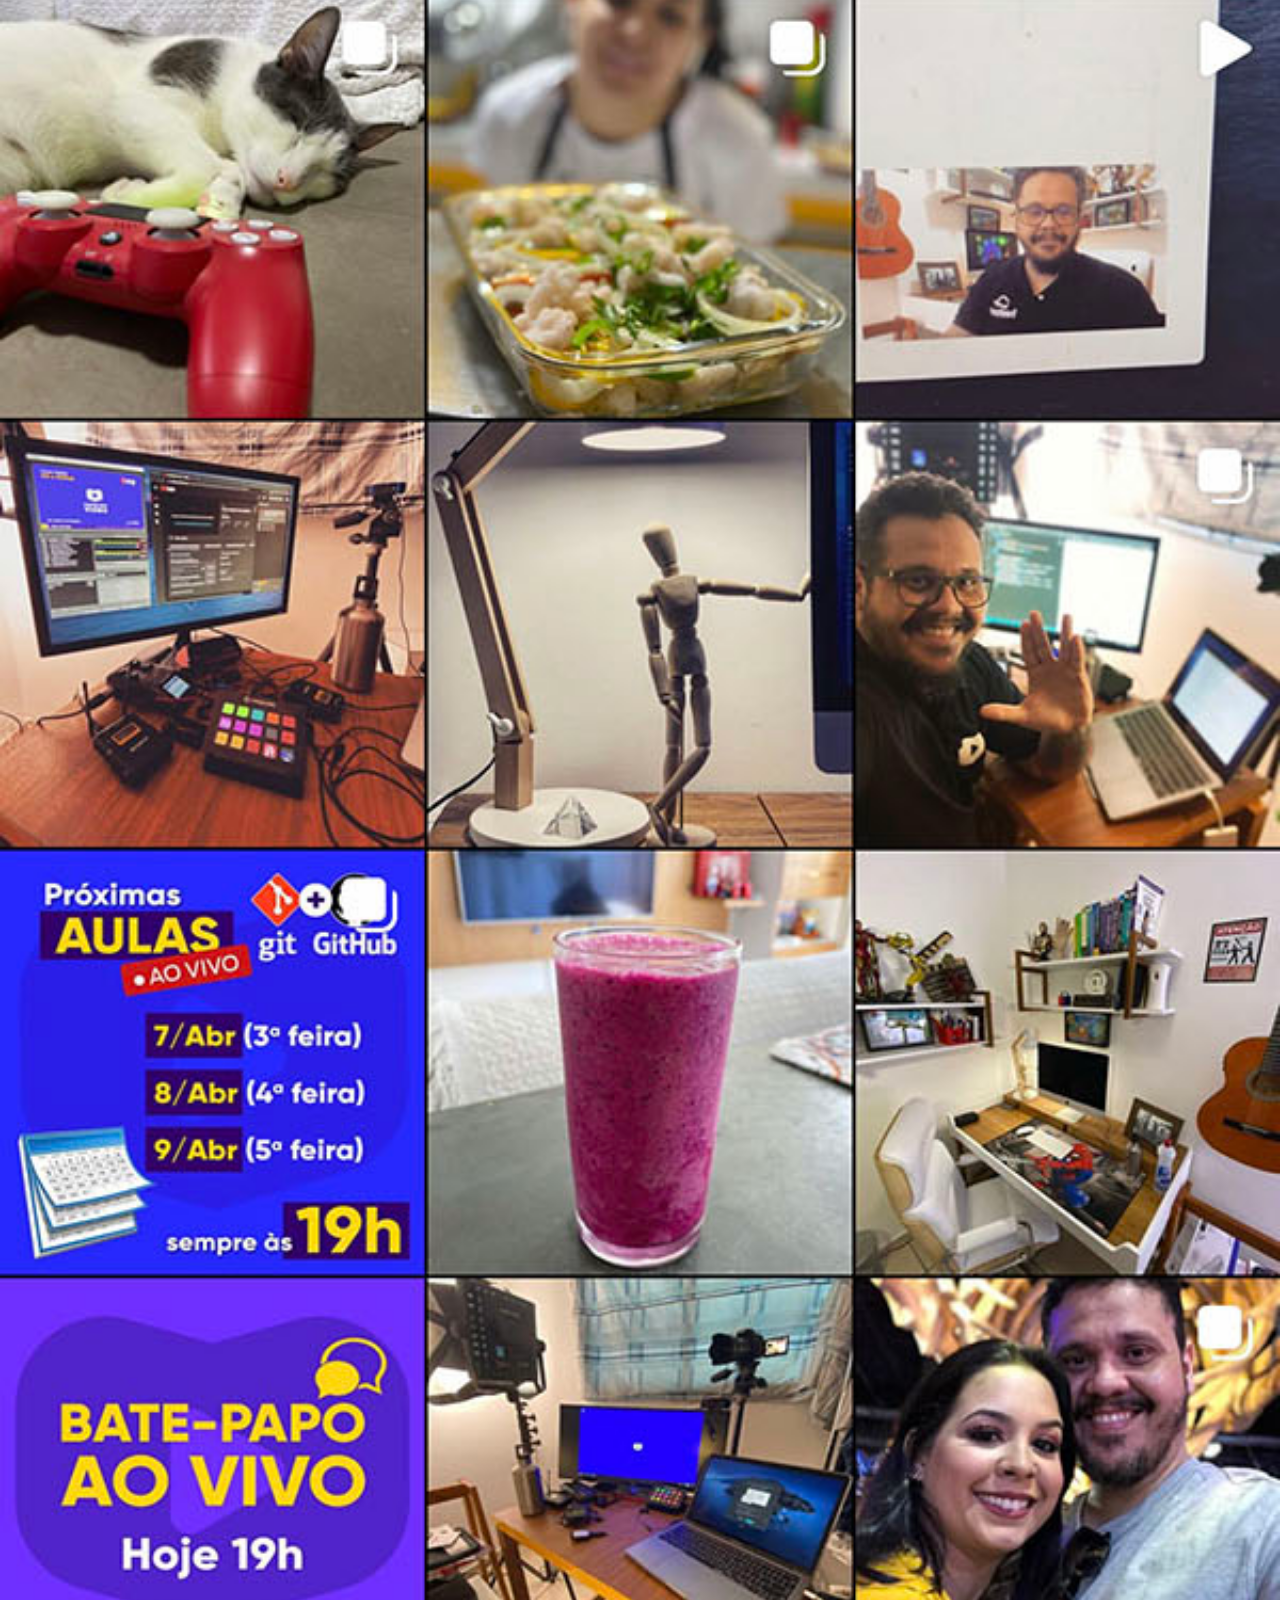
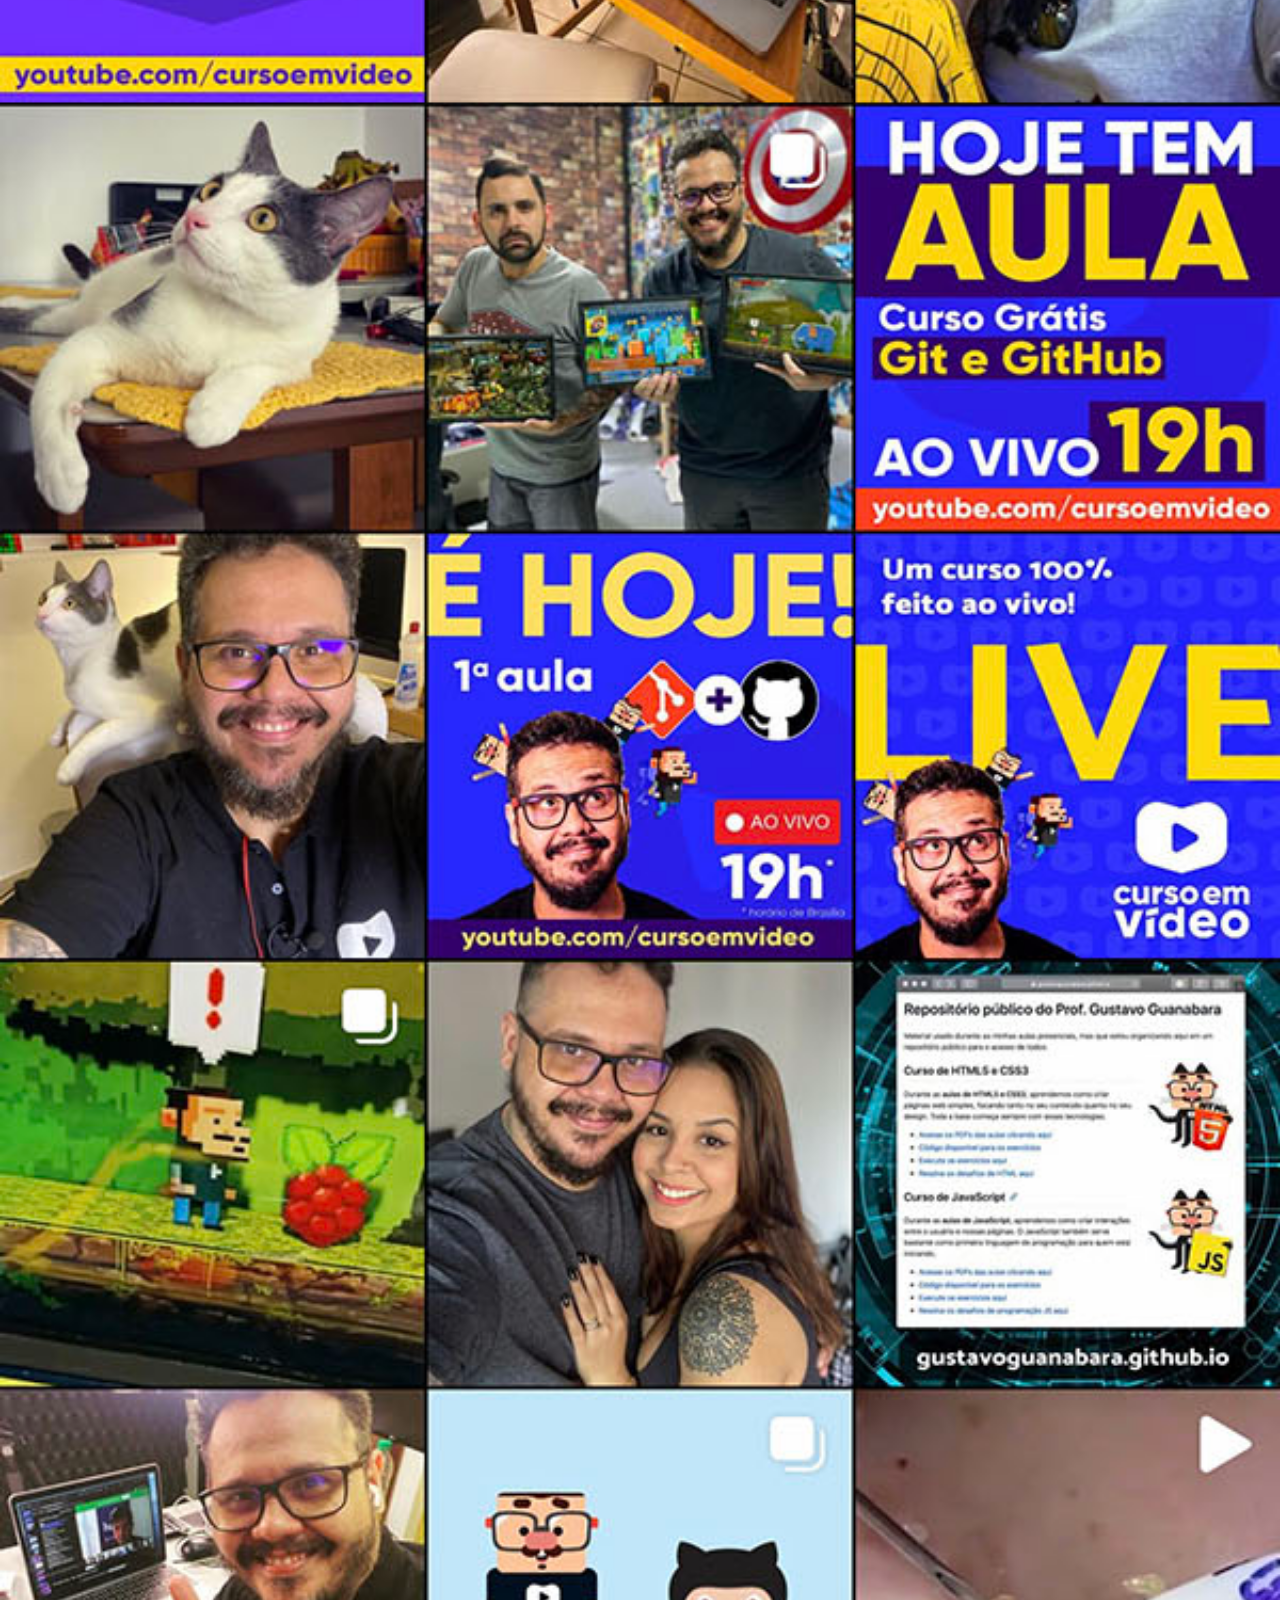
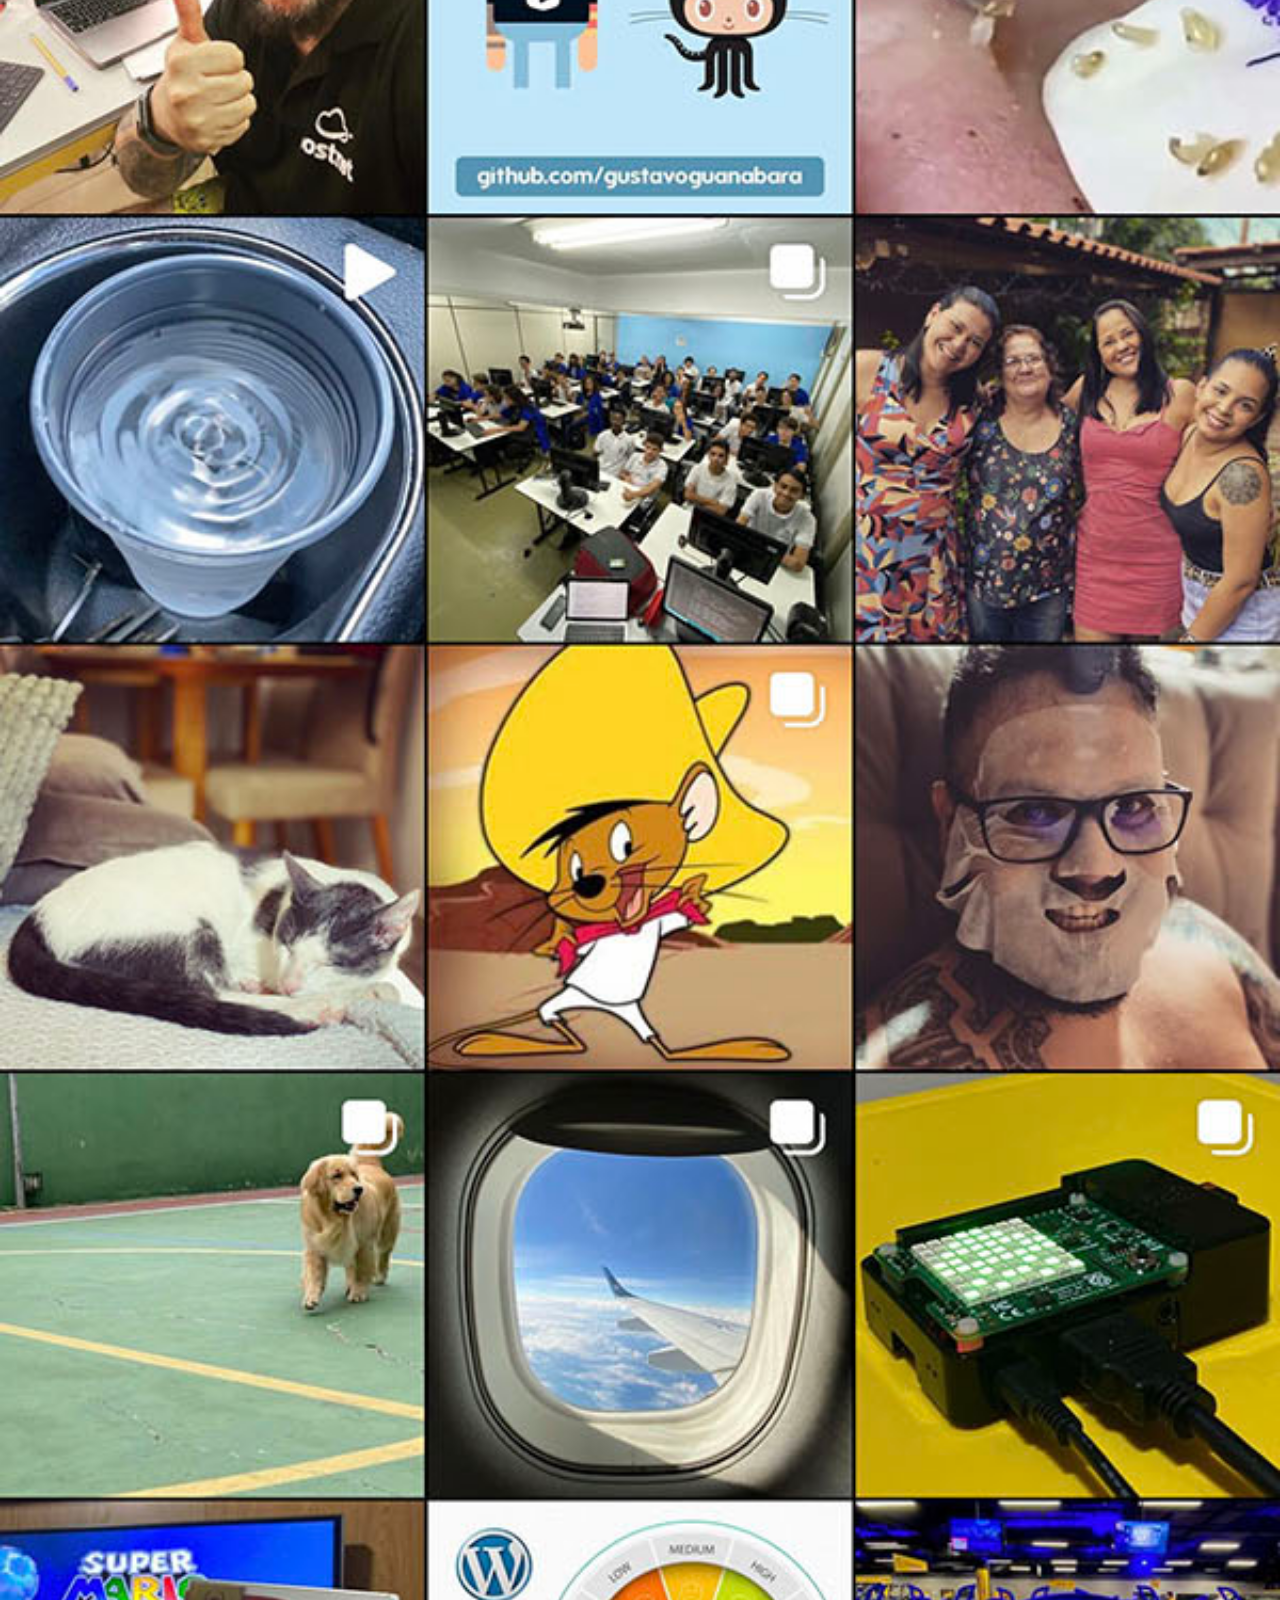
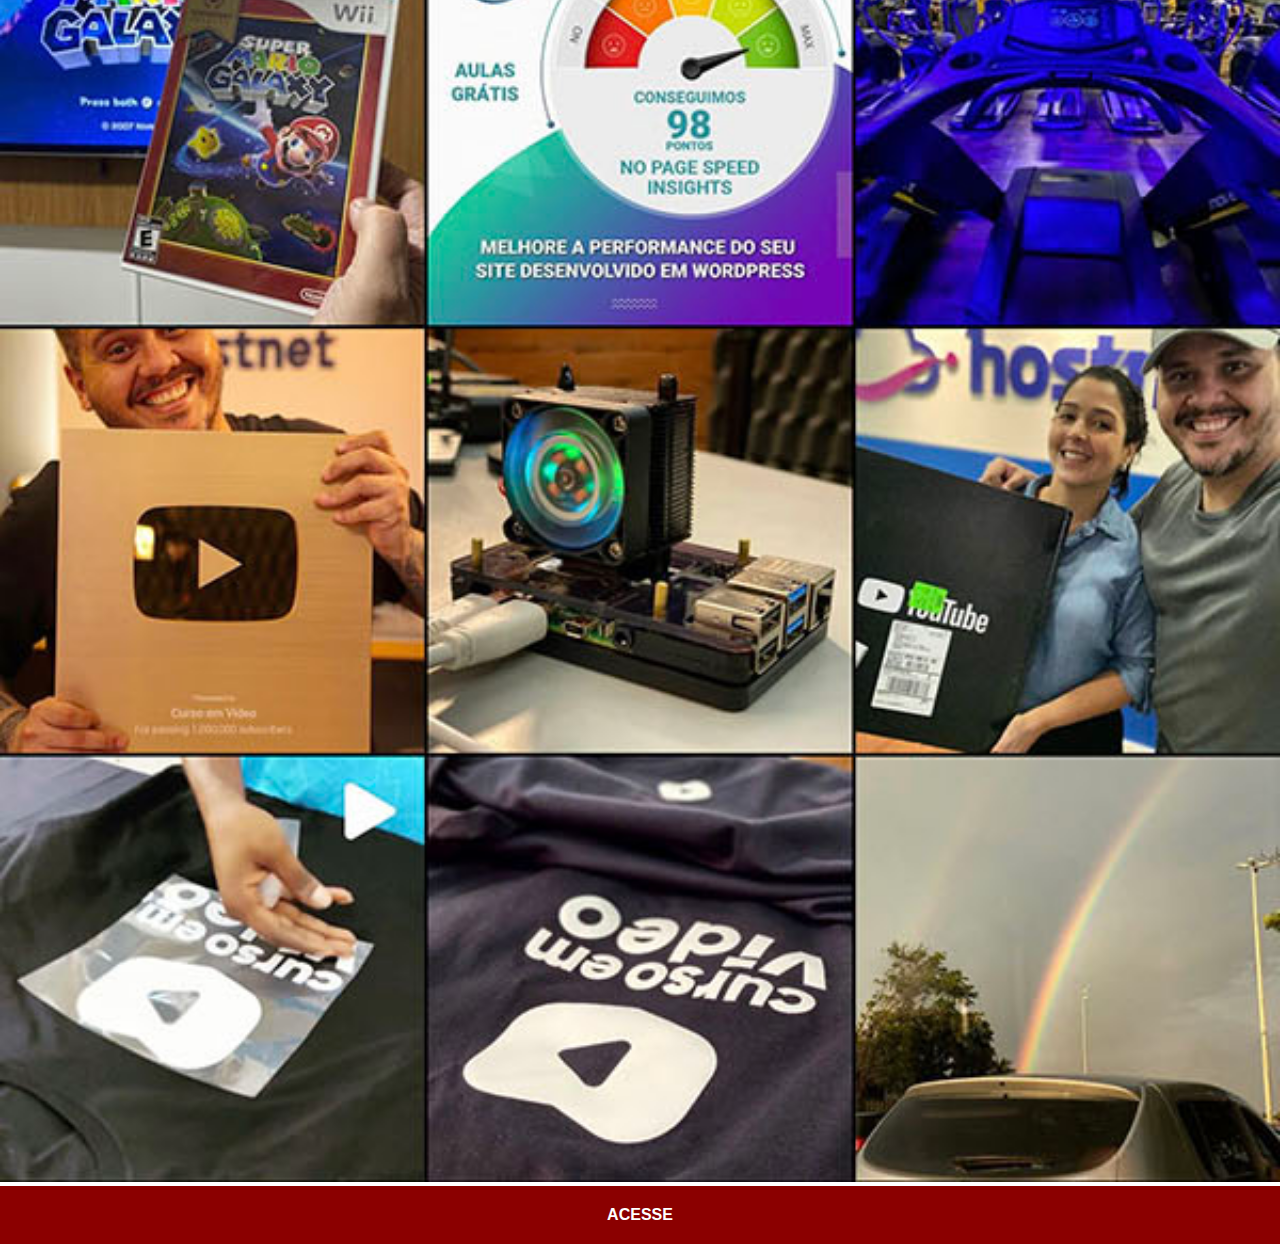
<file: intagram.html>
<!DOCTYPE html>
<html lang="pt-br">
<head>
    <meta charset="UTF-8">
    <meta name="viewport" content="width=device-width, initial-scale=1.0">
    <title>Instagram</title>
    <link rel="stylesheet" href="estilos/social.css">
</head>
</head>
<body>
    <img src="imagens/tela-instagram.jpg" alt="">
    <a href="https://www.instagram.com/gustavoguanabara/">ACESSE</a>
</body>
</html>
</file>
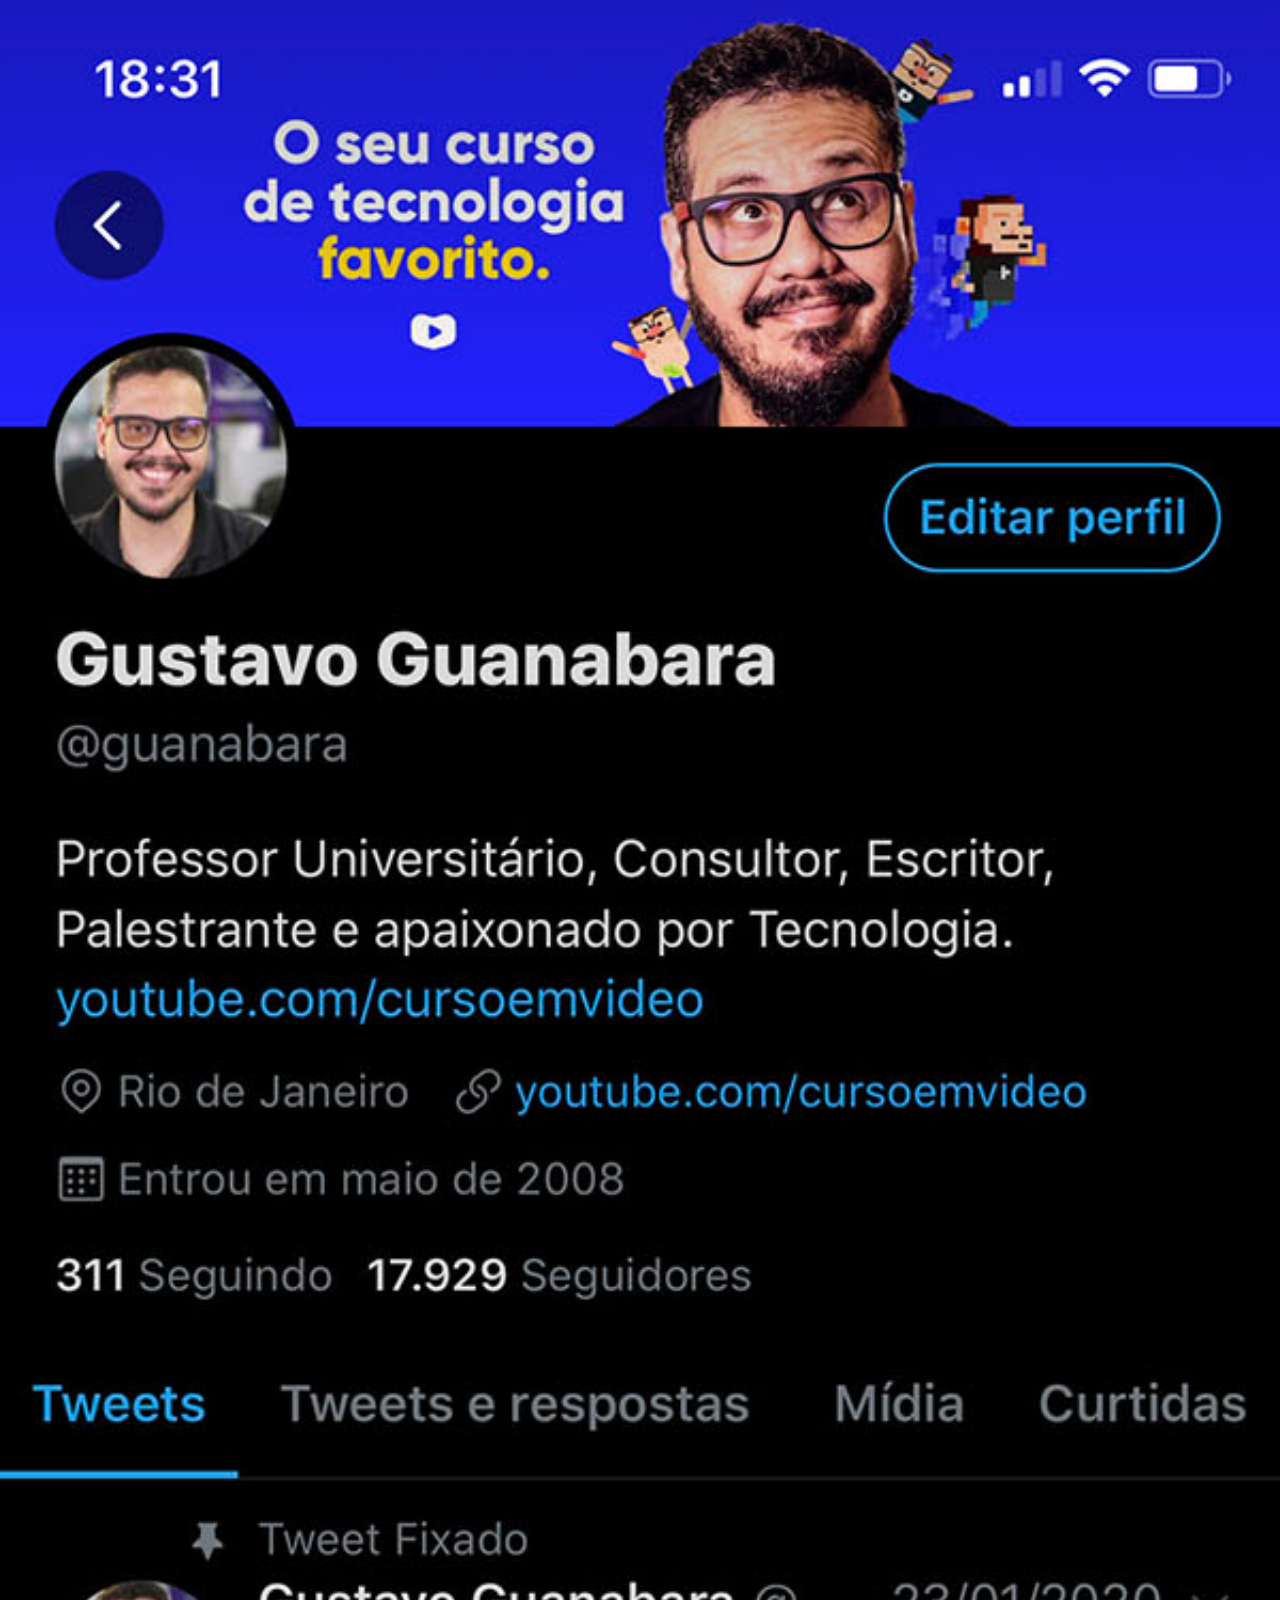
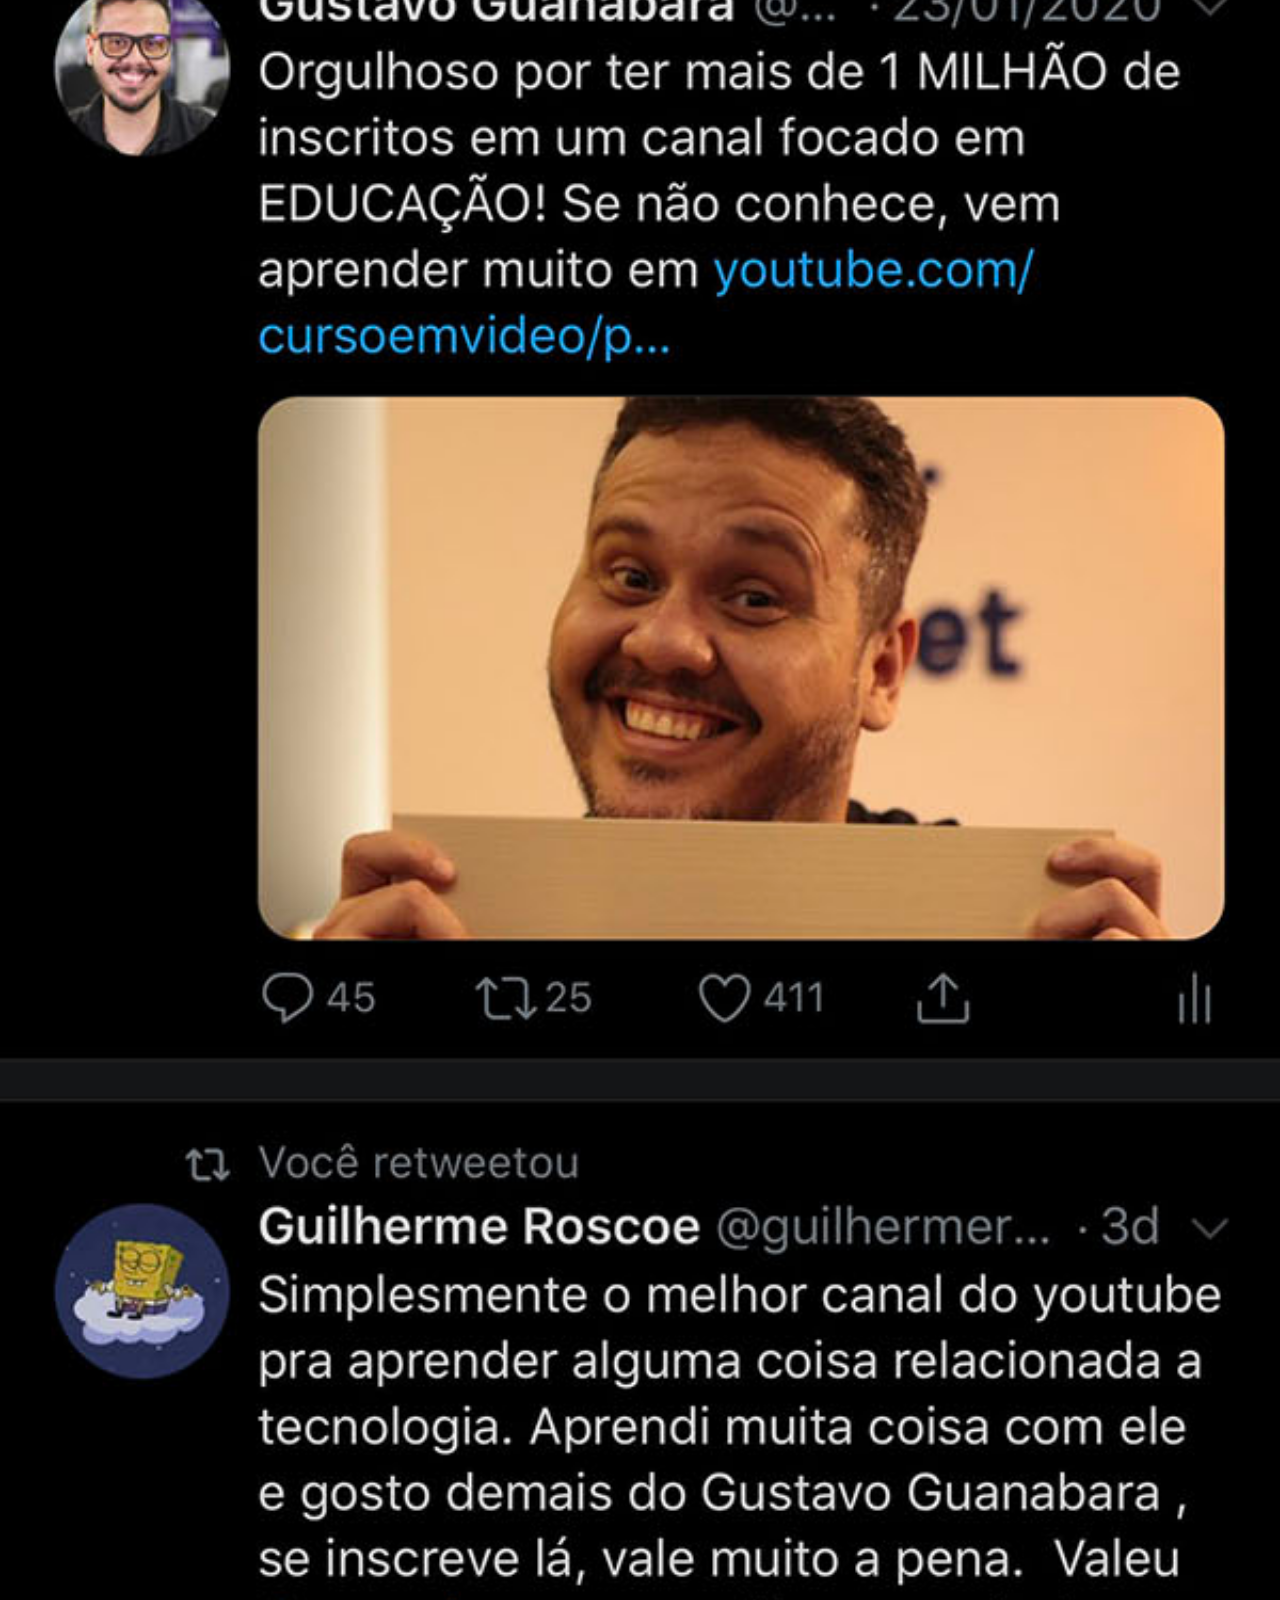
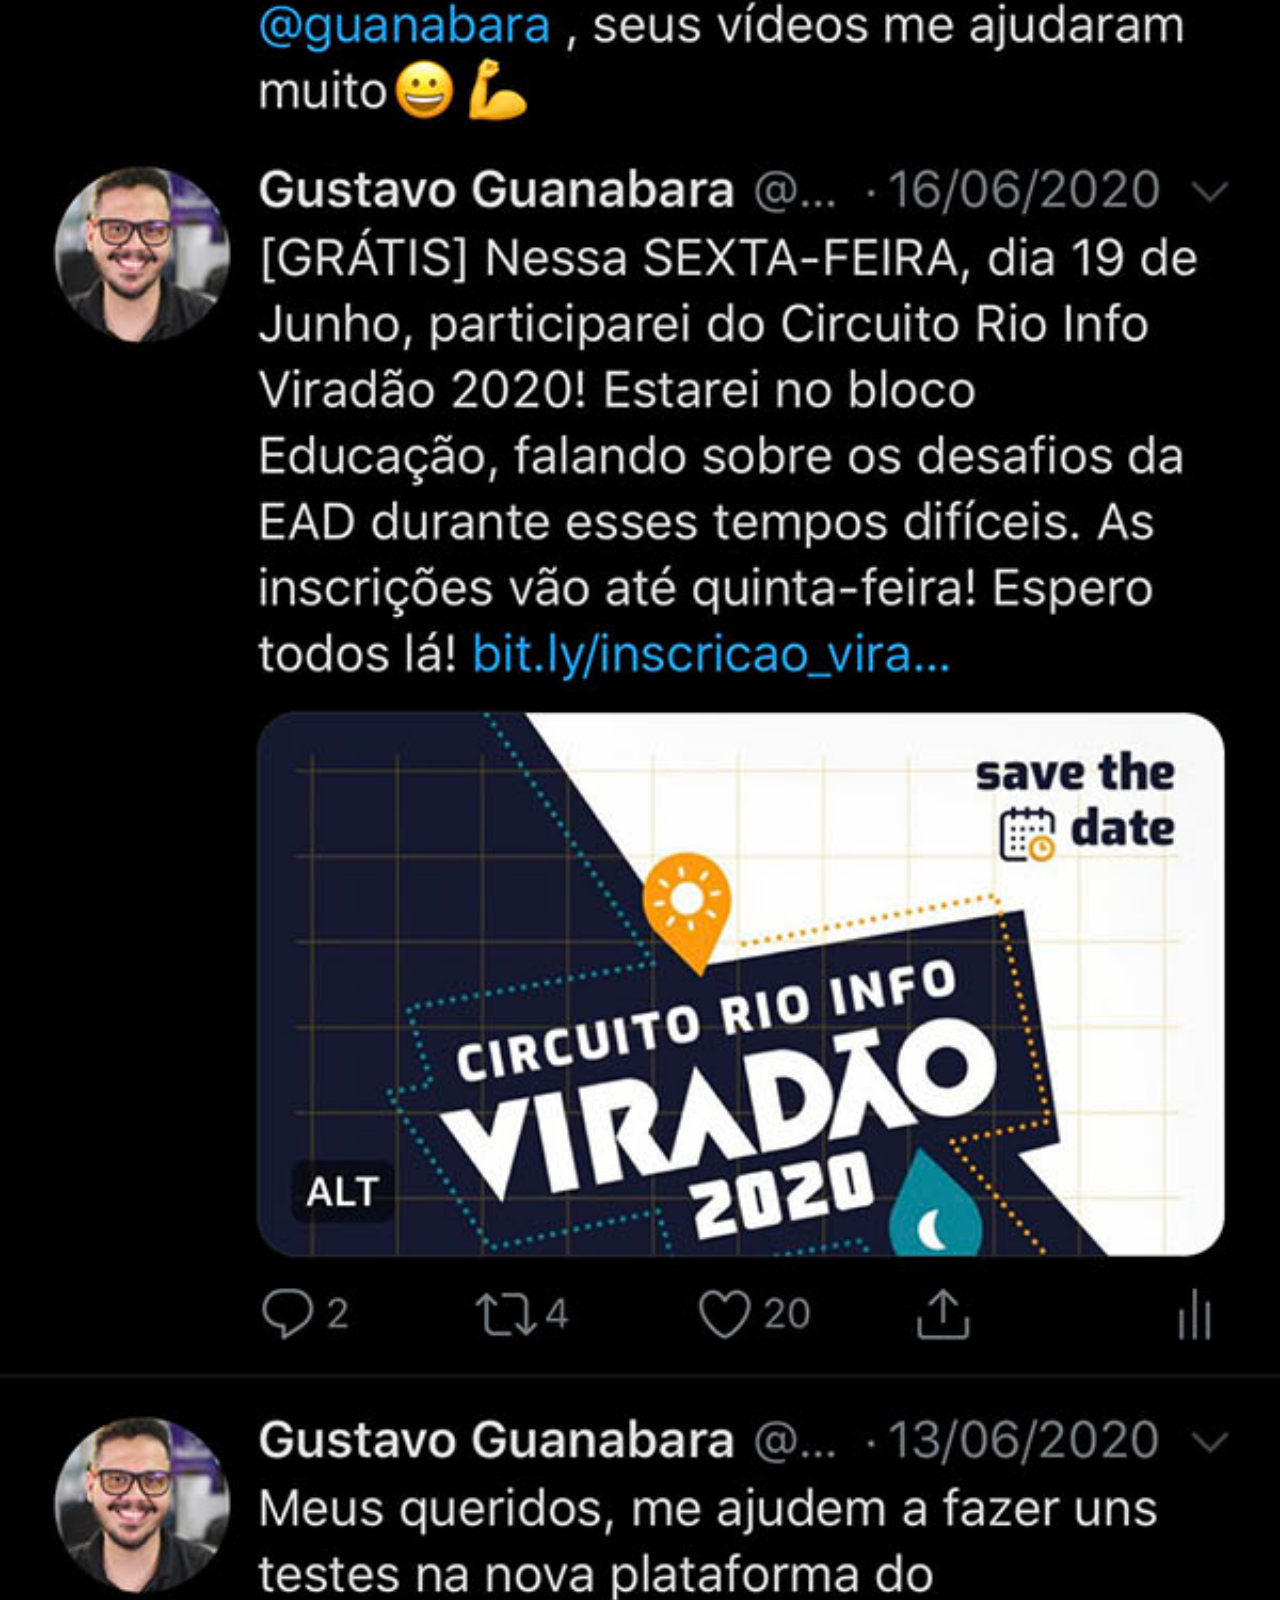
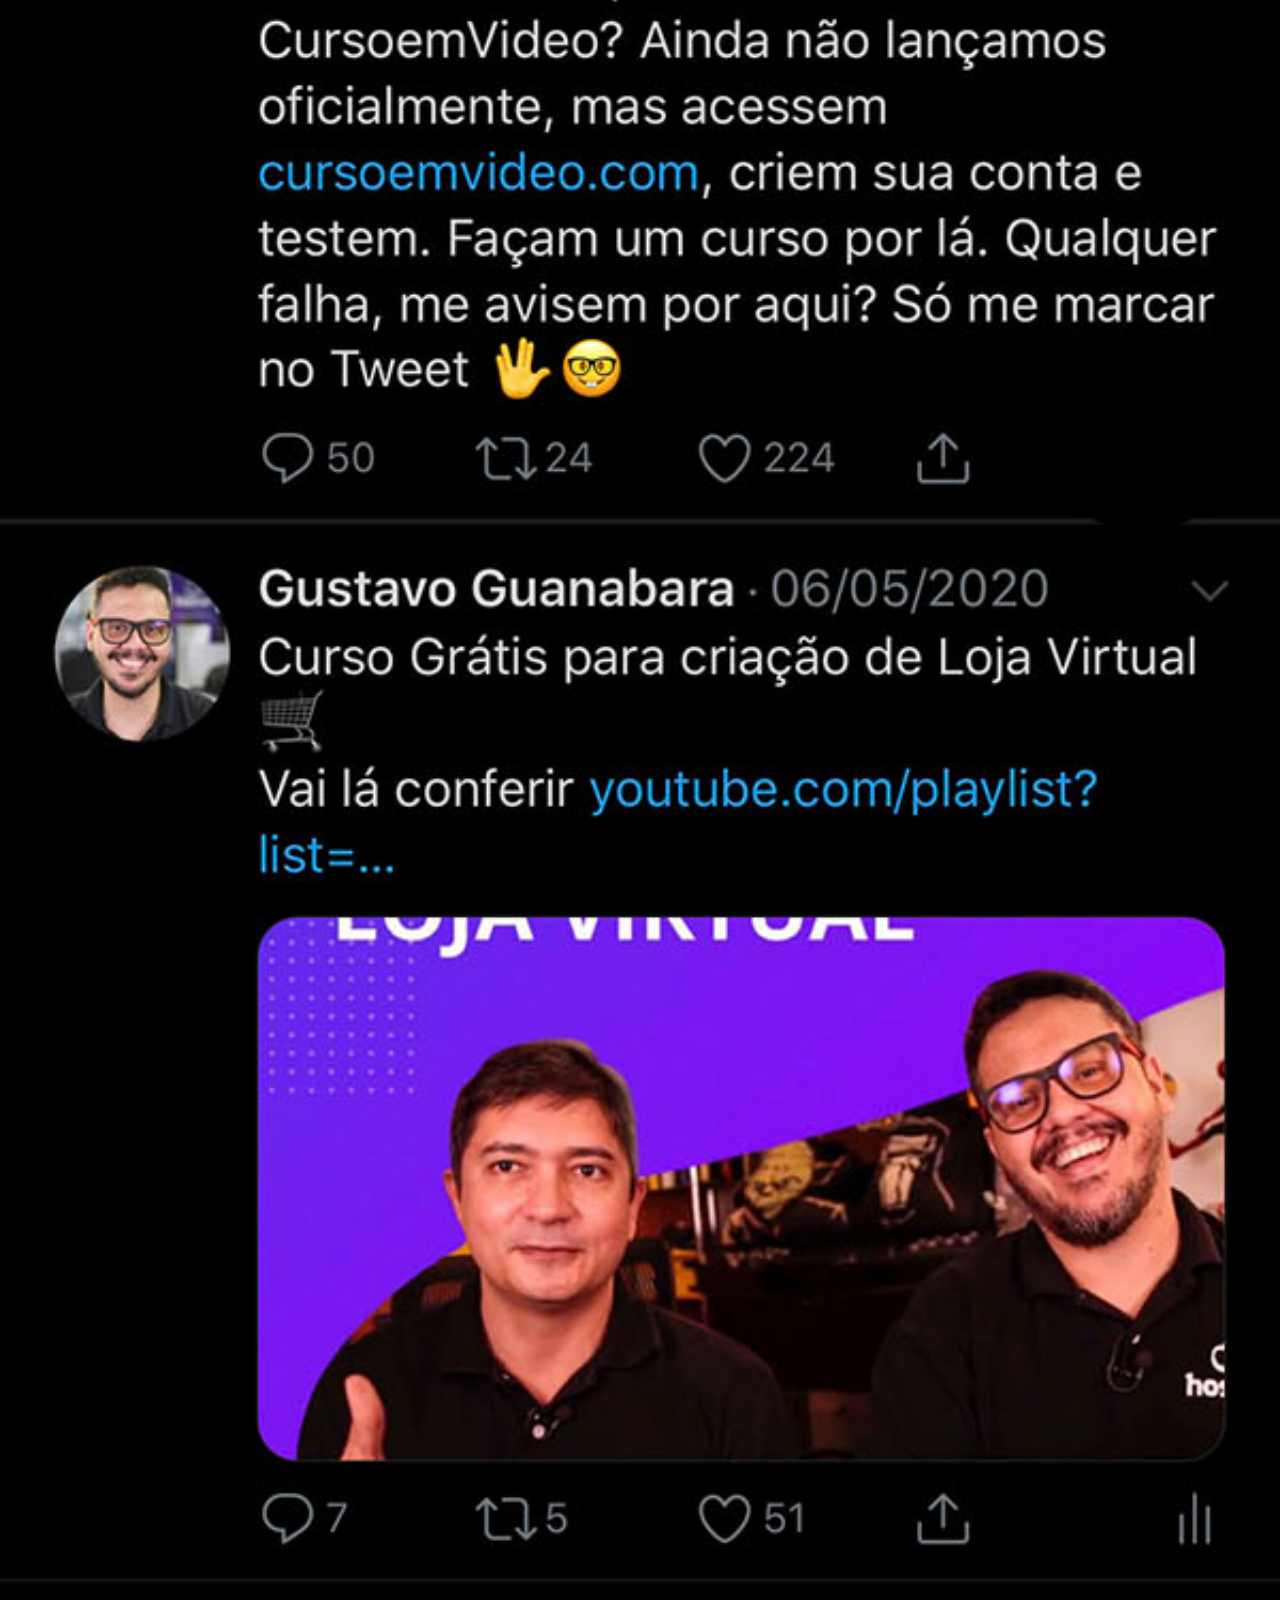
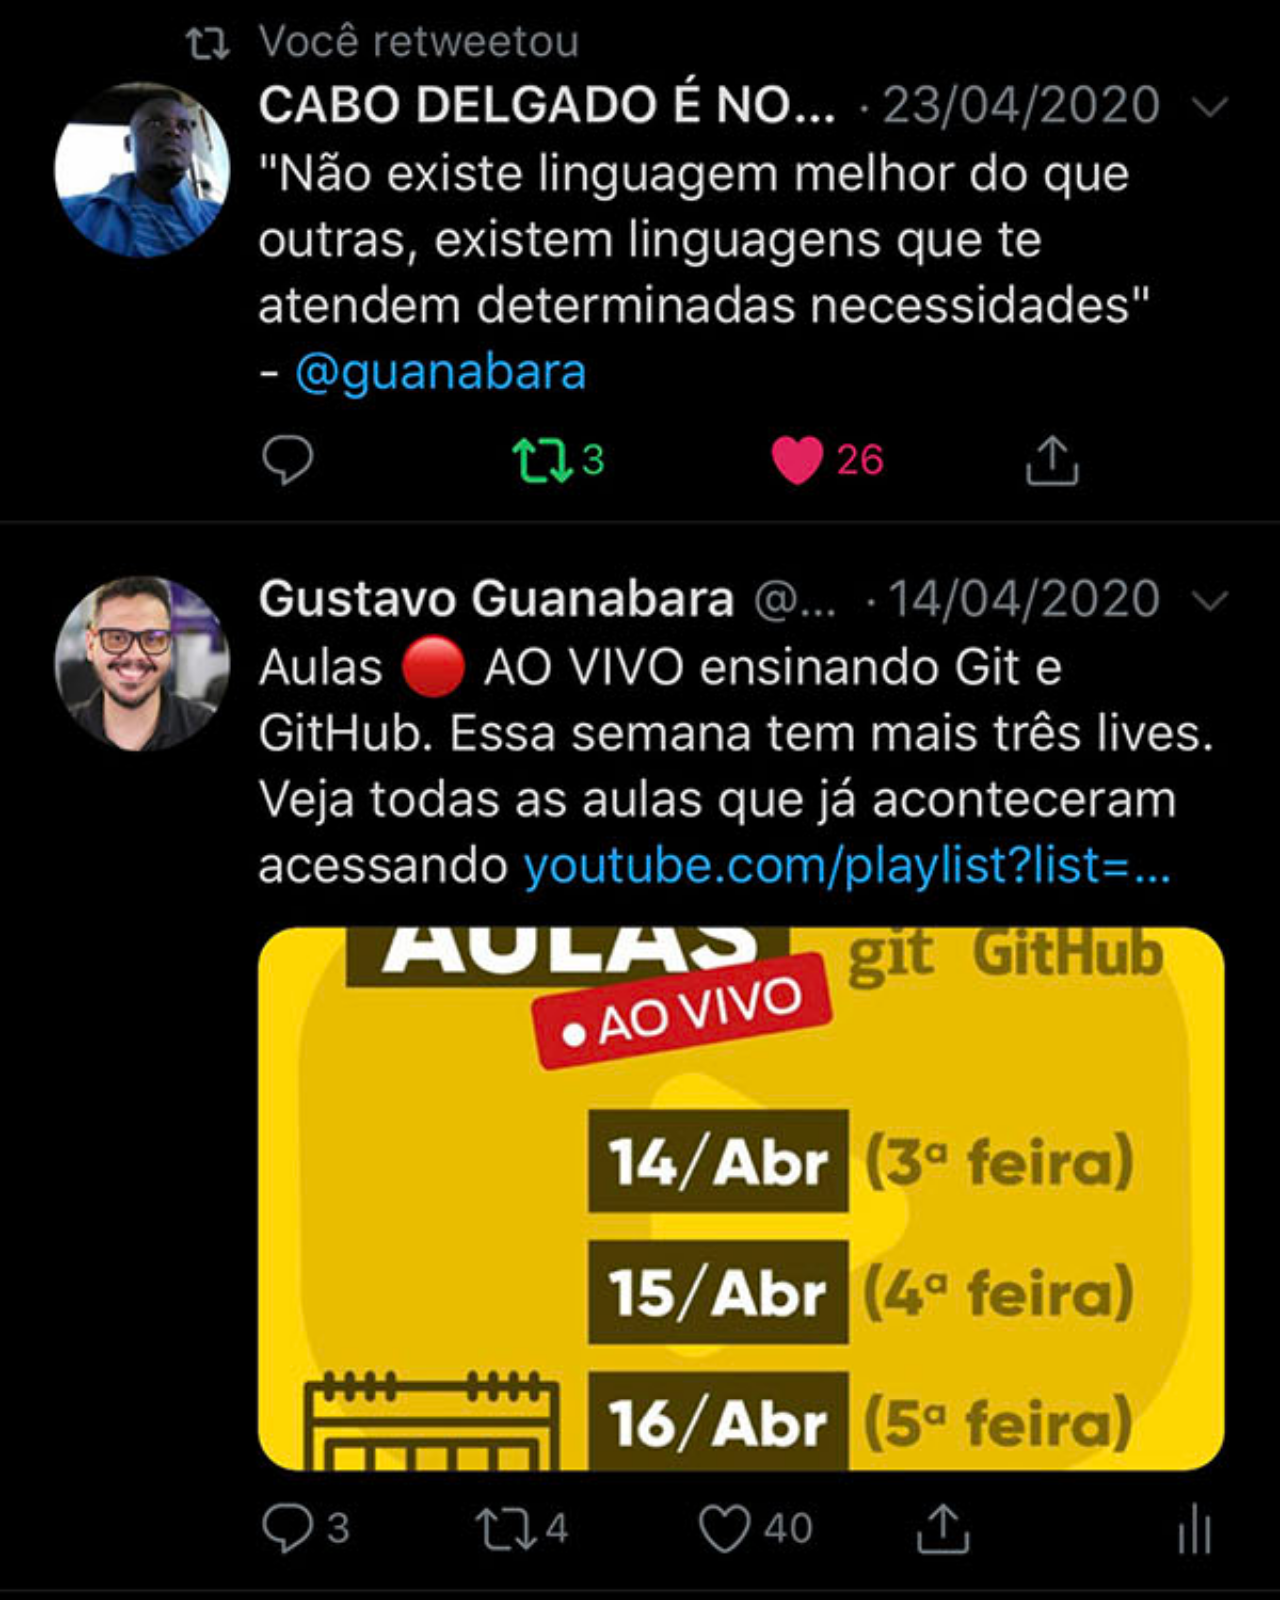
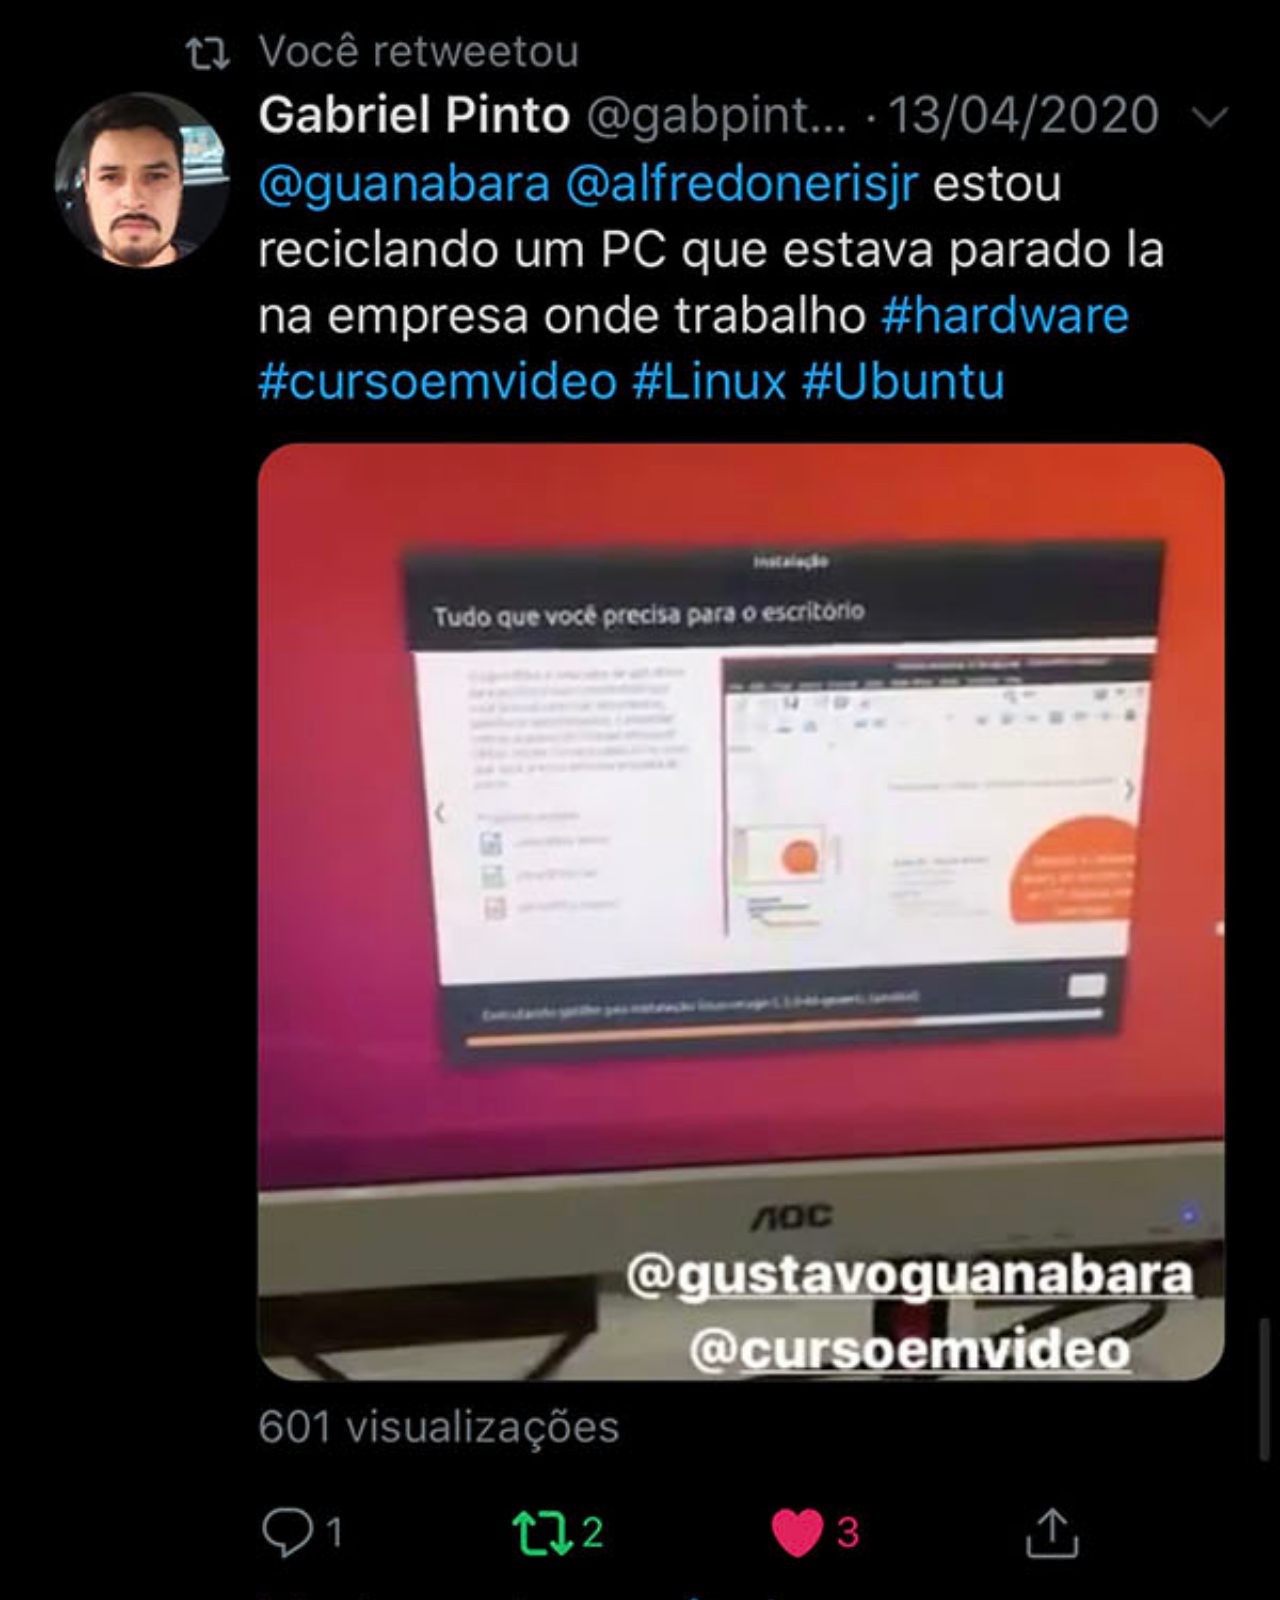
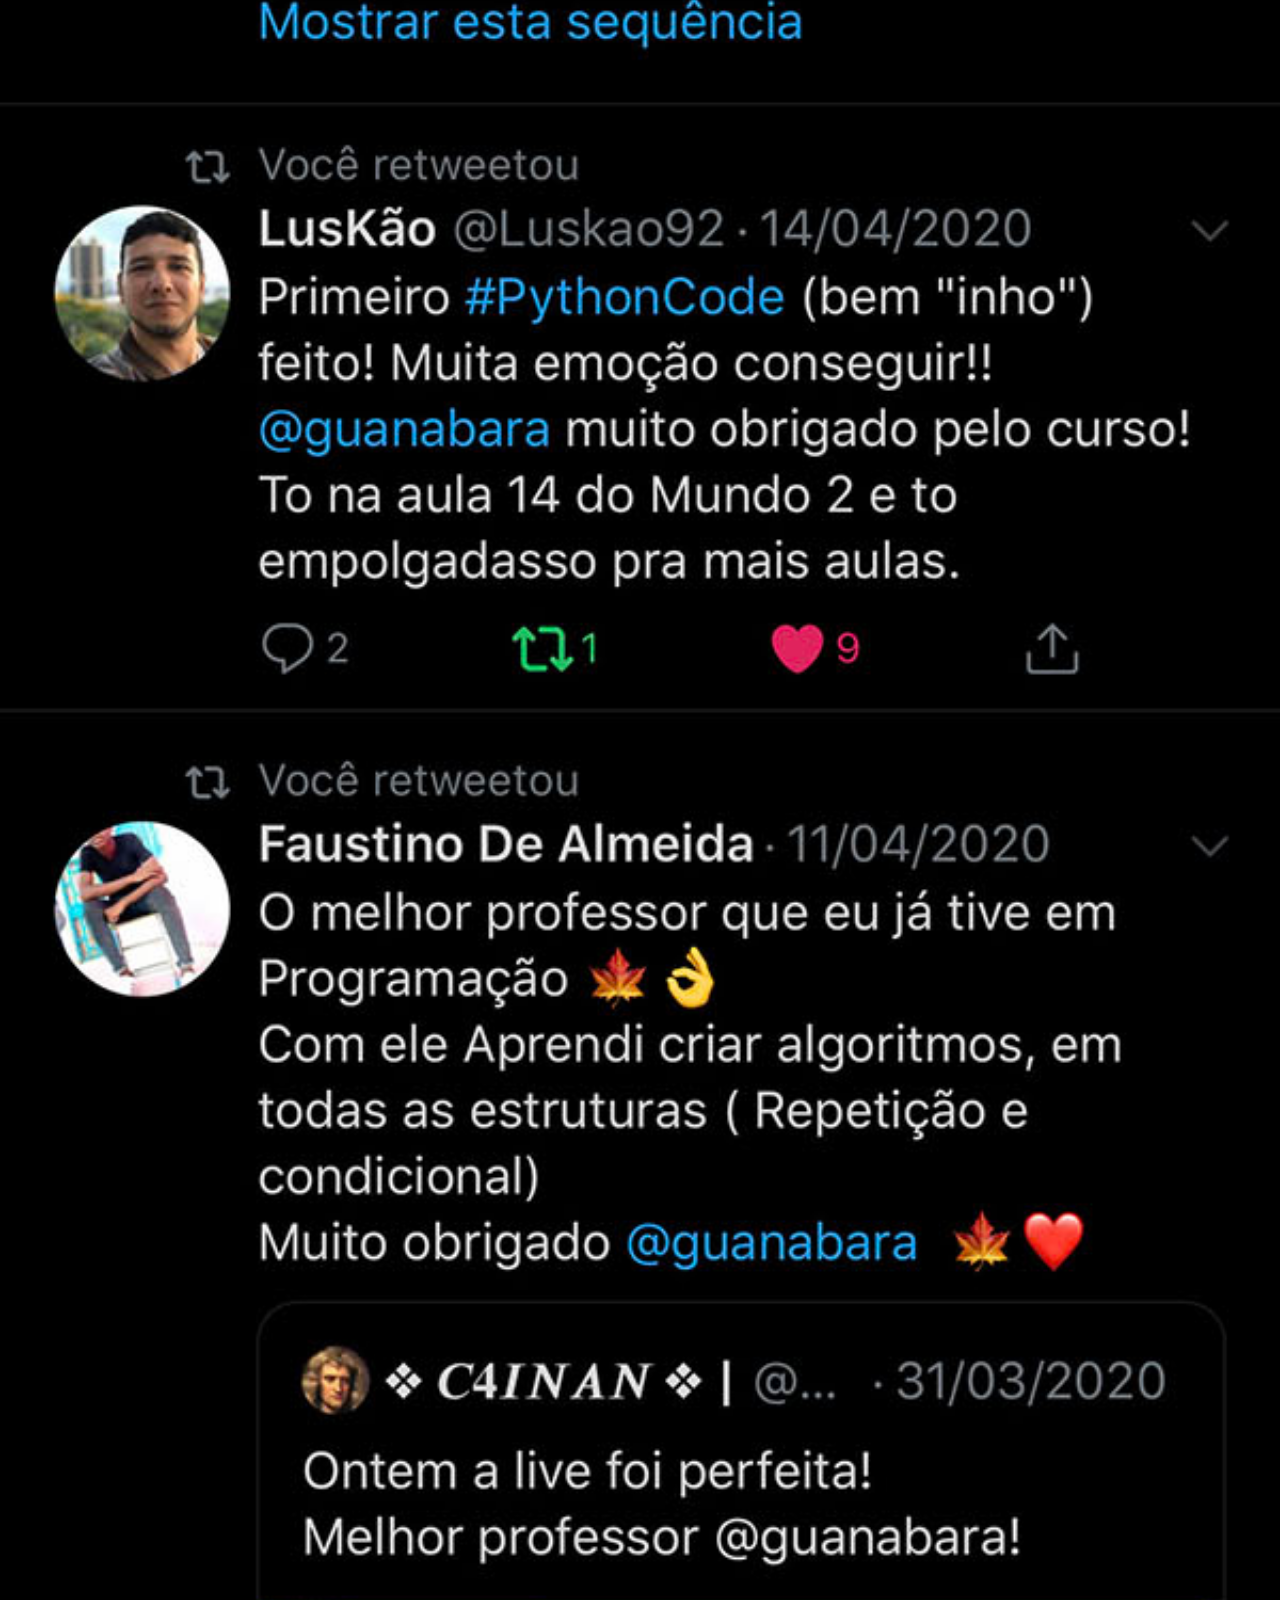
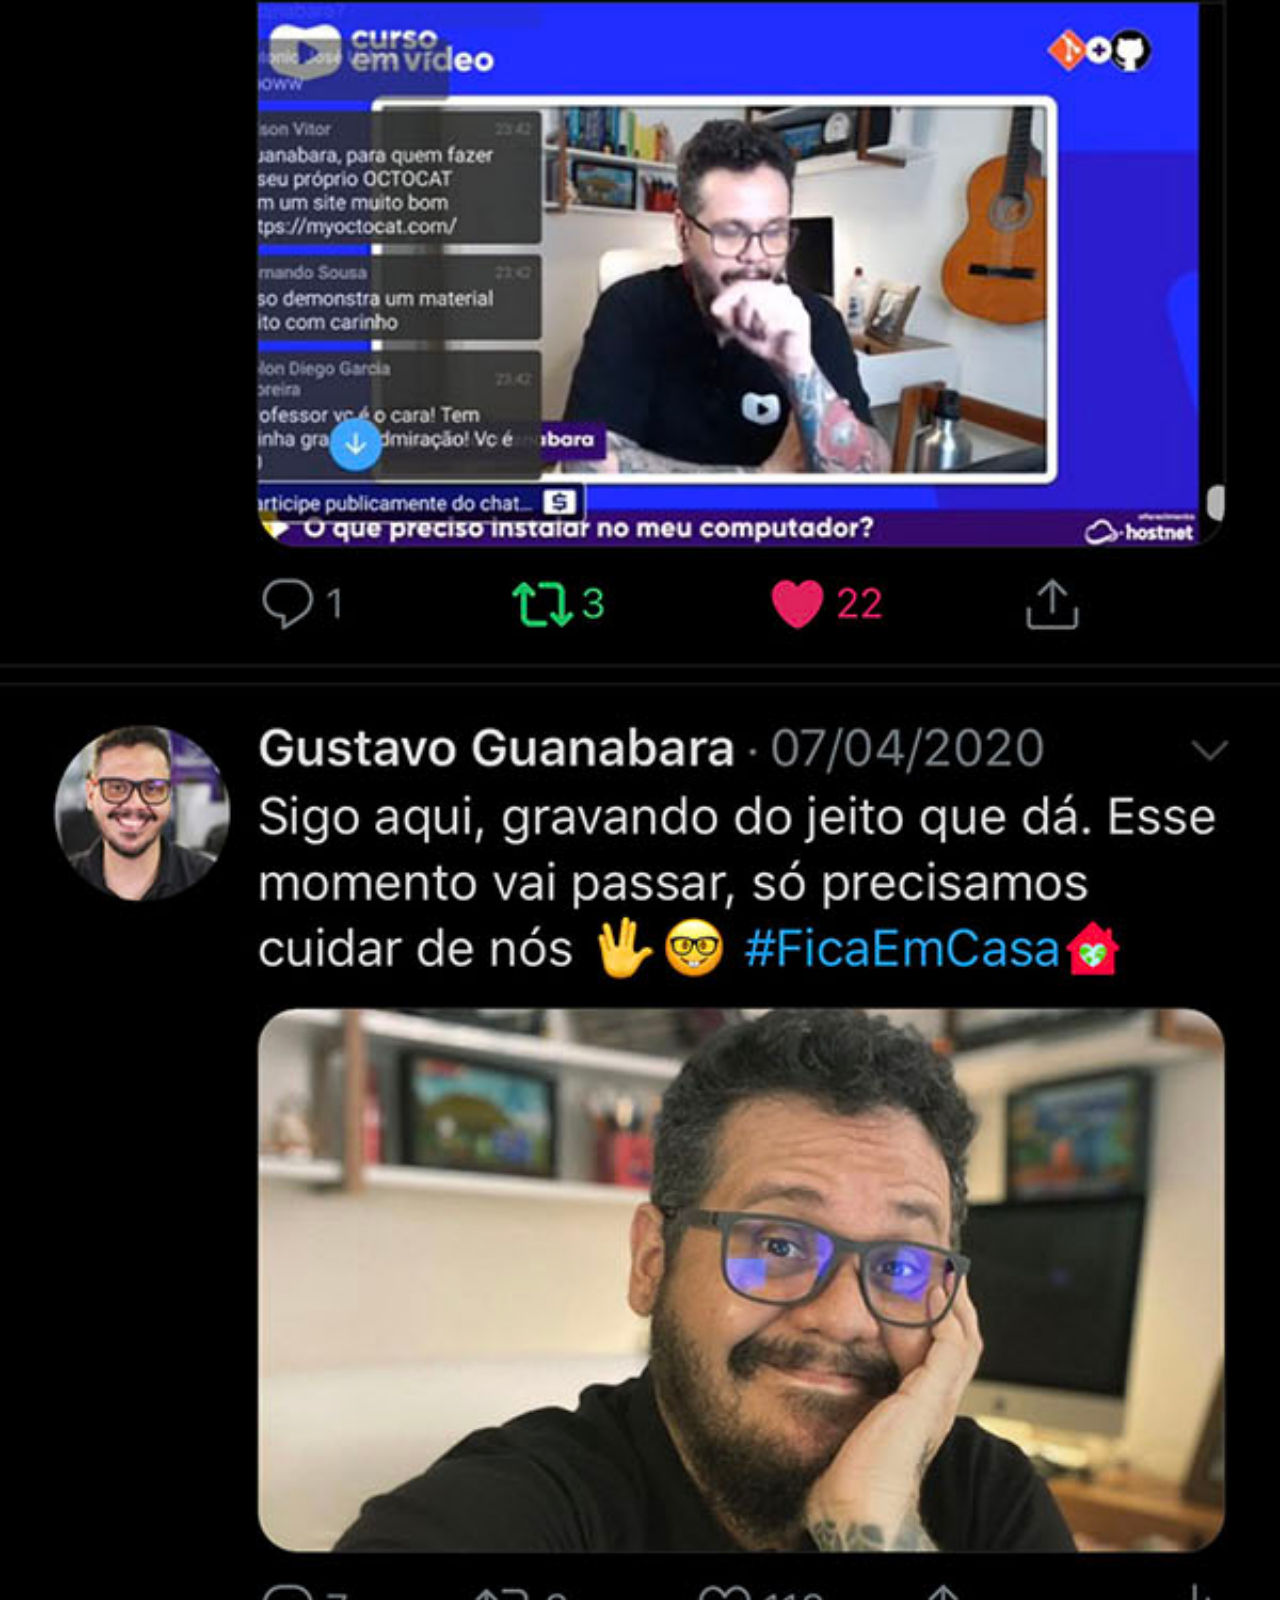
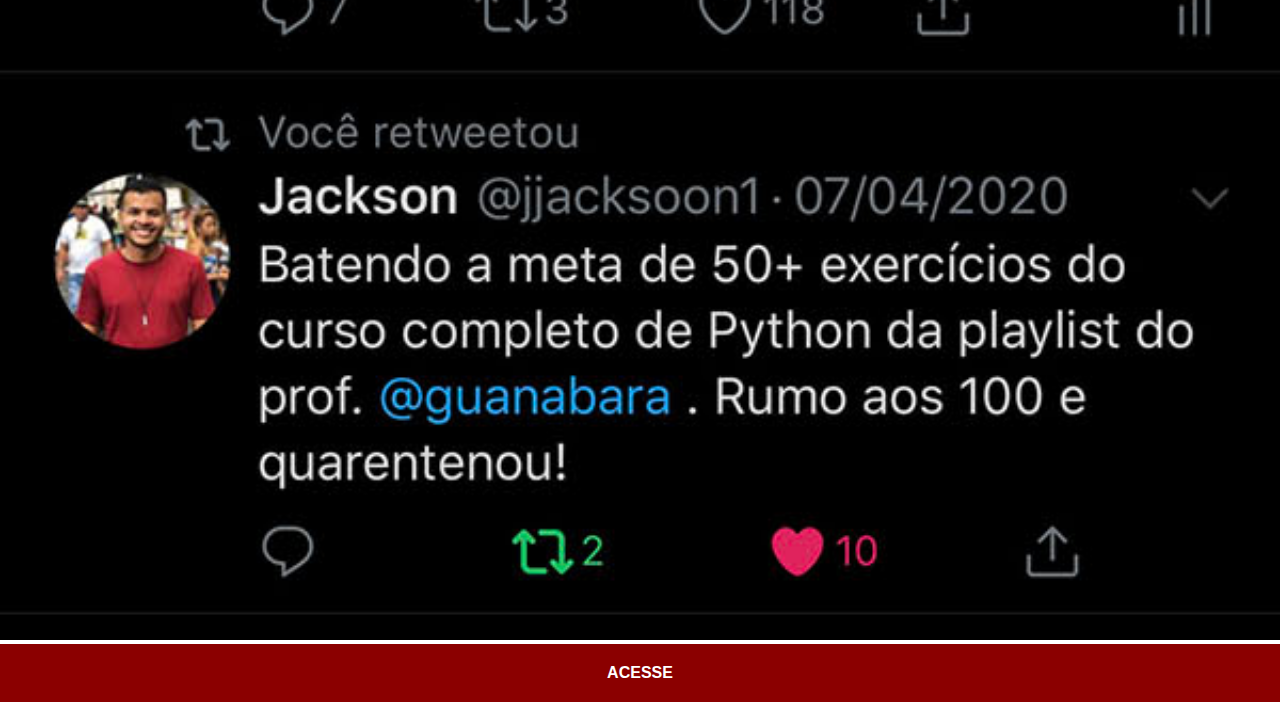
<file: twitter.html>
<!DOCTYPE html>
<html lang="pt-br">
<head>
    <meta charset="UTF-8">
    <meta name="viewport" content="width=device-width, initial-scale=1.0">
    <title>Twitter</title>
    <link rel="stylesheet" href="estilos/social.css">
</head>
<body>
    <img src="imagens/tela-twitter.jpg" alt="">
    <a href="https://twitter.com/guanabara">ACESSE</a>
</body>
</html>
</file>
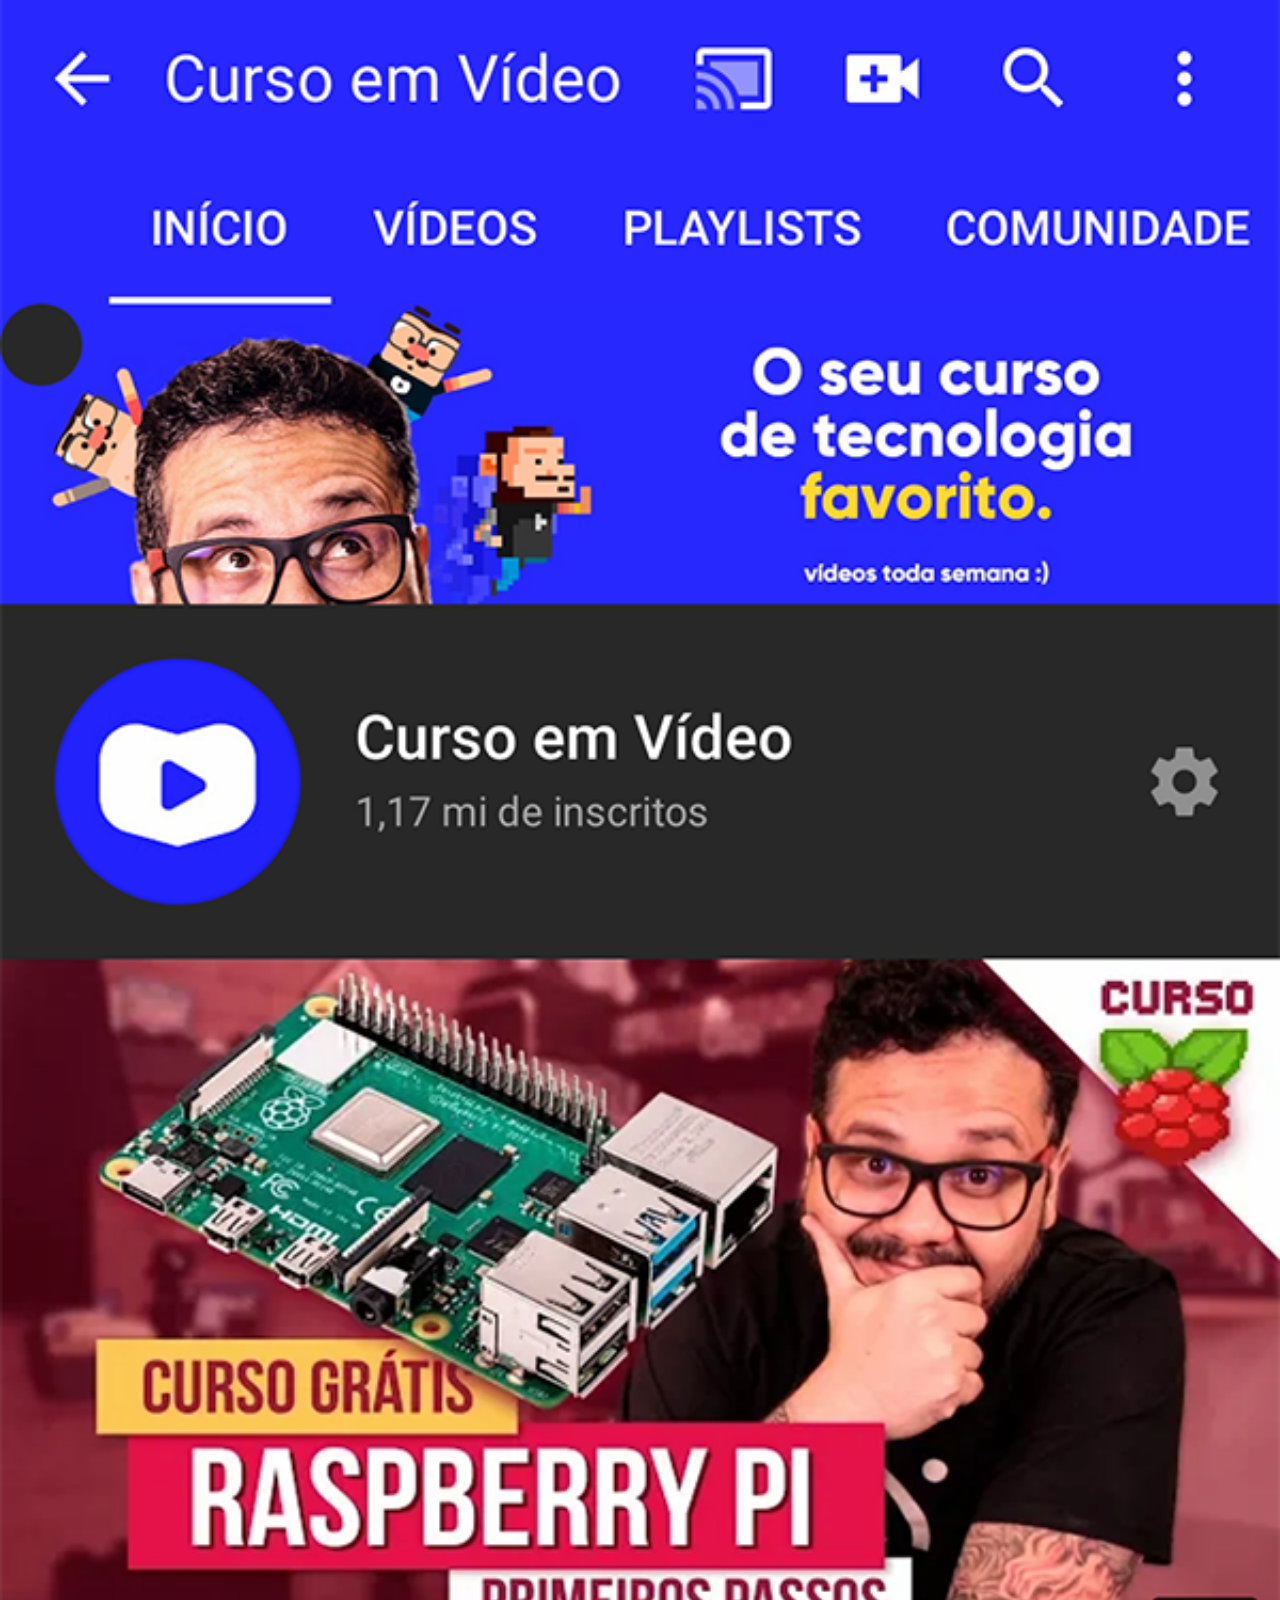
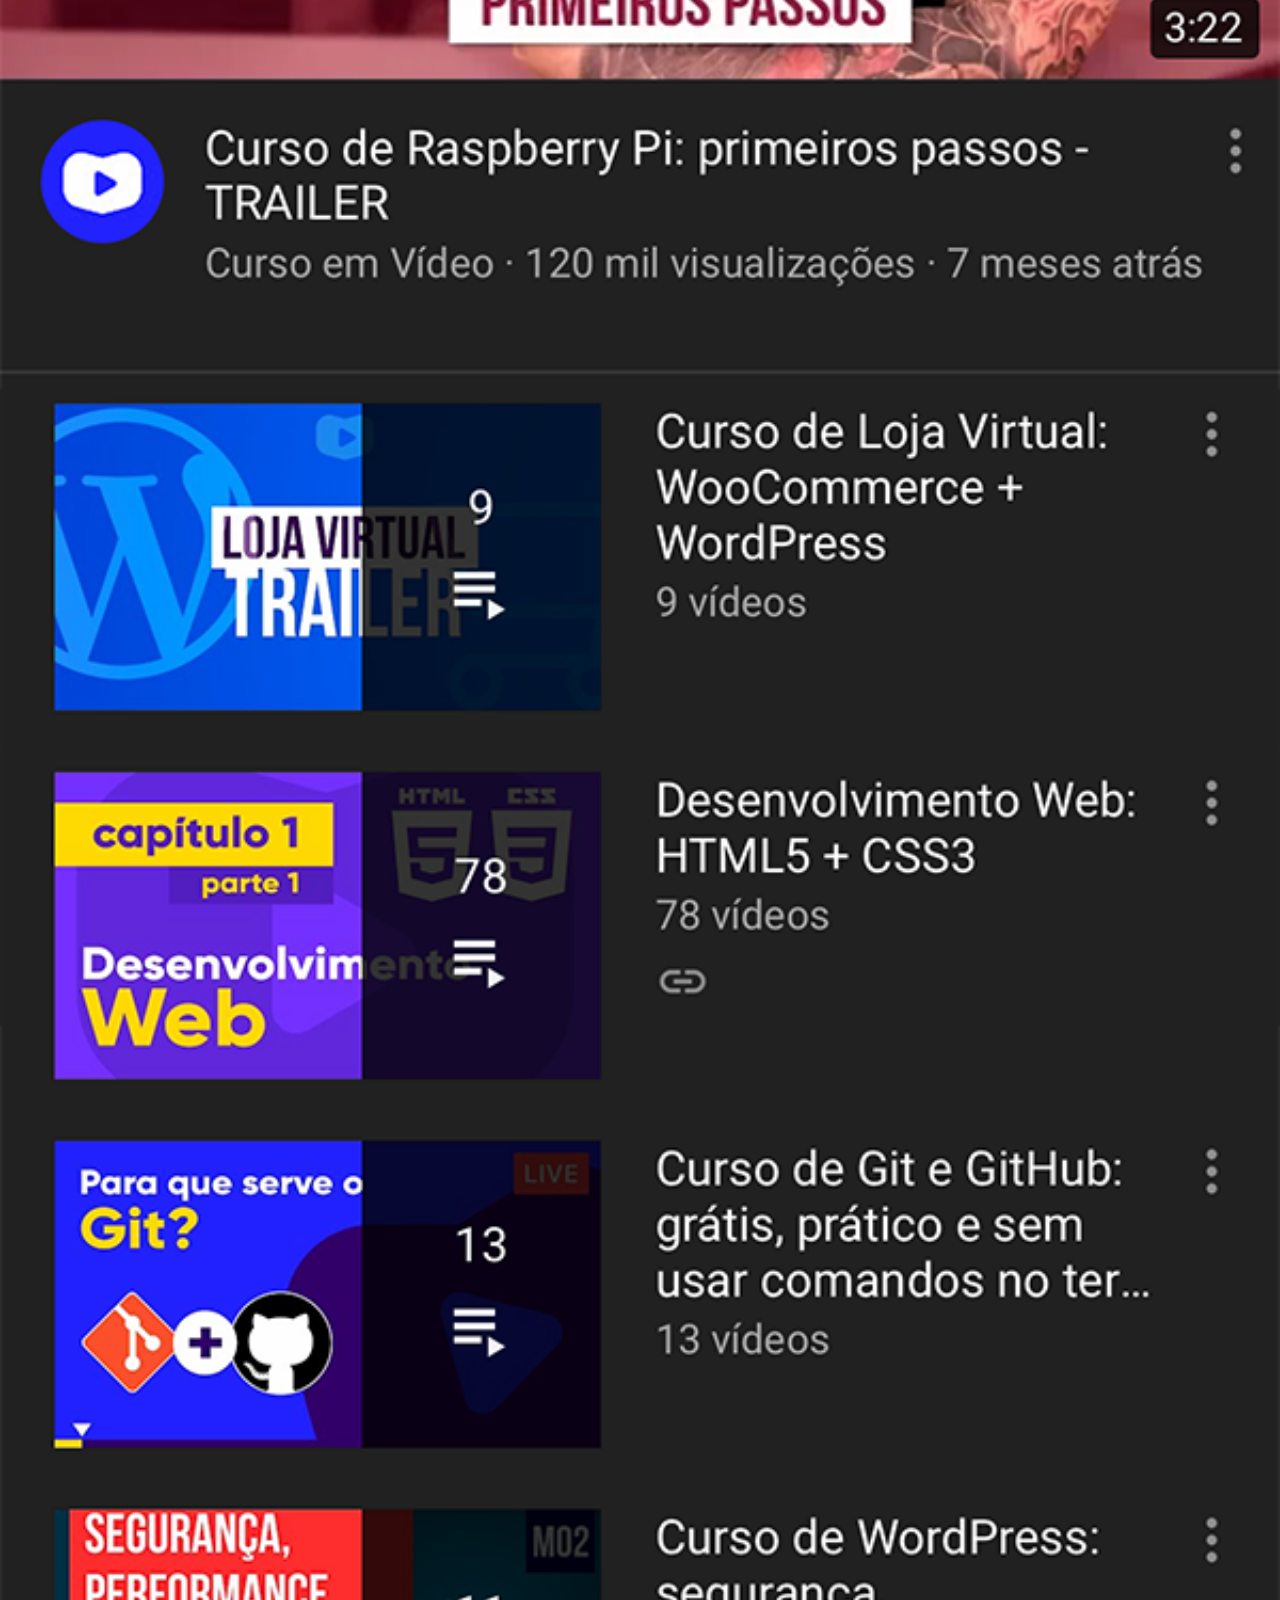
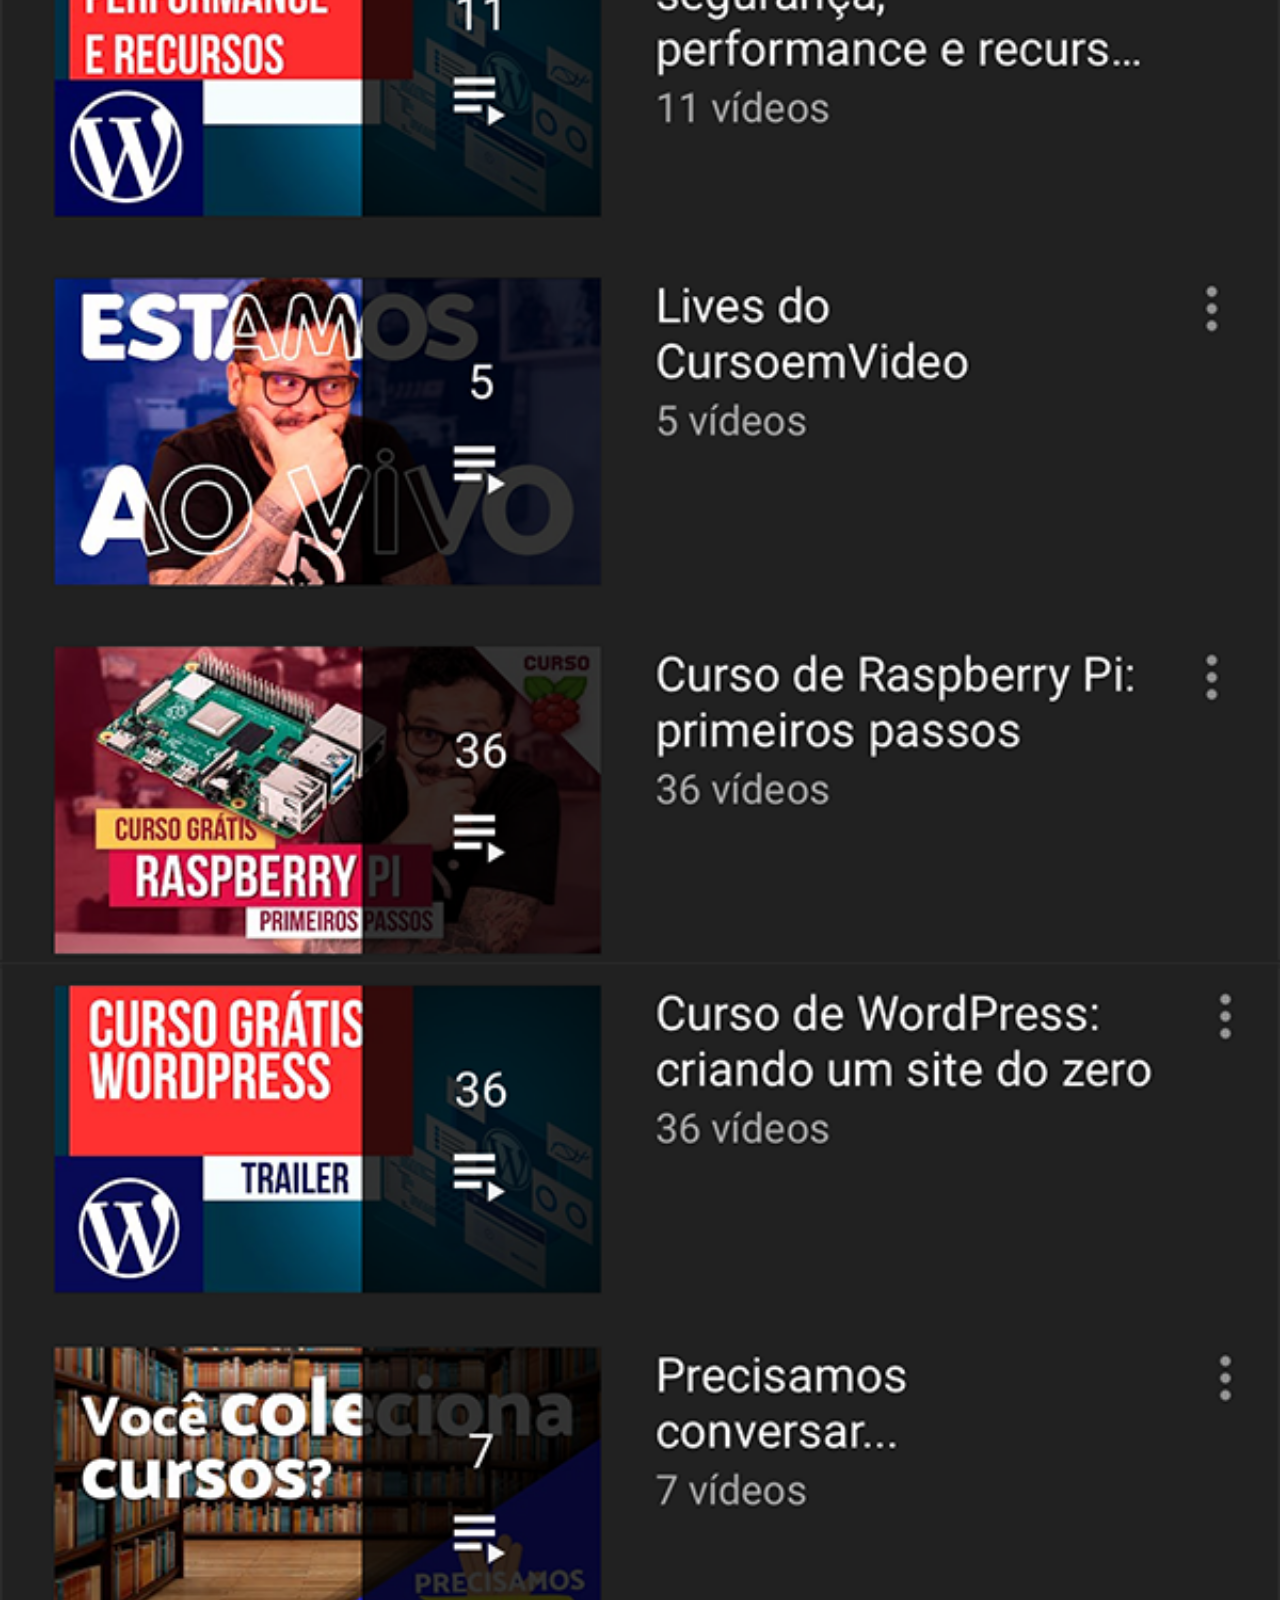
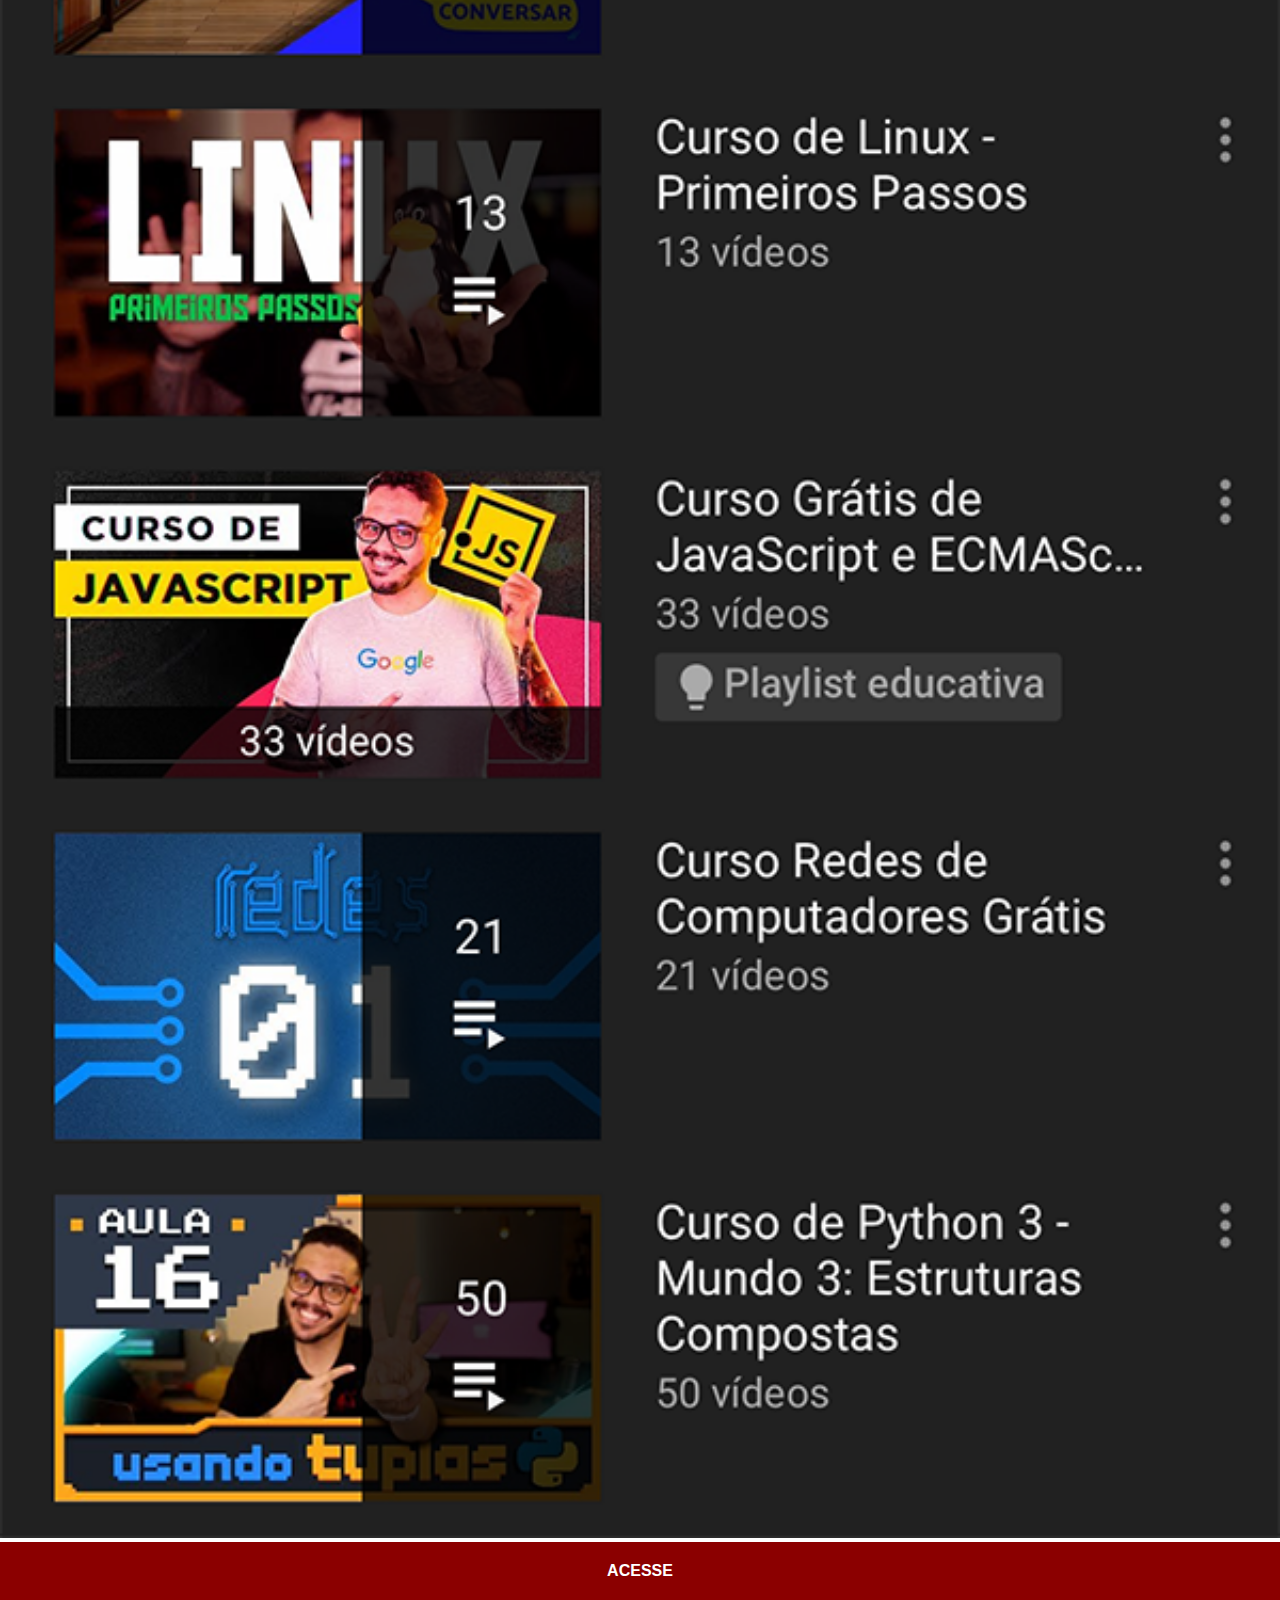
<file: youtube.html>
<!DOCTYPE html>
<html lang="pt-br">
<head>
    <meta charset="UTF-8">
    <meta name="viewport" content="width=device-width, initial-scale=1.0">
    <title>YouTube</title>
    <link rel="stylesheet" href="estilos/social.css">
</head>
<body>
    <img src="imagens/tela-youtube.png" alt="YouTube">
    <a href="https://www.youtube.com/c/CursoemV%C3%ADdeo/playlists" target="_blank">ACESSE</a>
</body>
</html>
</file>
<file: style.css>
@charset "UTF-8";


* {
    margin: 0px;
    padding: 0px;
    font-family: Arial, Helvetica, sans-serif;
}


html,
body {
    height: 100vh;
    width: 100vw;
    background-color: rgb(0, 0, 0);
}

body {
    background: url(imagens/fundo-madeira.jpg) no-repeat top center;
    background-size: cover;
    background-attachment: fixed;
}


main {
    position: relative;
    height: 100vh;

}

#telefone {
    /*configuração do posicionamento da caixa*/
    position: absolute;
    top: 50%;
    left: 50%;
    transform: translate(-50%, -50%);

    height: 627px;
    width: 311px;
    background: url(imagens/frame-iphone.png) no-repeat;
}


#tela {
    position: relative;

    top: 80px;
    left: 22px;
    width: 267px;
    height: 471px;


}



section#redes-socias{
    text-align: right;
}


section#redes-socias img {
    width: 50px;
    margin: 10px;
    border-radius: 50%;
    box-shadow: 2px 2px 5px rgba(0, 0, 0, 0.400);
    box-sizing: border-box;
}


section#redes-socias img:hover{
   border: 2px solid rgba(255, 255, 255, 0.603);
   transform: translate(-3px, -3px);
   box-shadow: 5px 5px 10px rgba(0, 0, 0, 0.600);
   transition: transform 0,5s;
   transition: border 0,7s;
}
</file>
<file: estilos/social.css>
@charset "UTF-8";


*{
    margin: 0px;
    padding: 0px;
    font-family: Arial, Helvetica, sans-serif;
 }
 

  ::-webkit-scrollbar{
     width: 0;
     height: 0;
  }


 img{
   width: 100vw;
 }

 a{
   display: block;
   background-color: darkred;
   color: white;
   padding: 20px;
   text-align: center;
   font-weight: bolder;
   text-decoration: none;
 }

 a:hover{
     background-color: red;
 }
</file>
